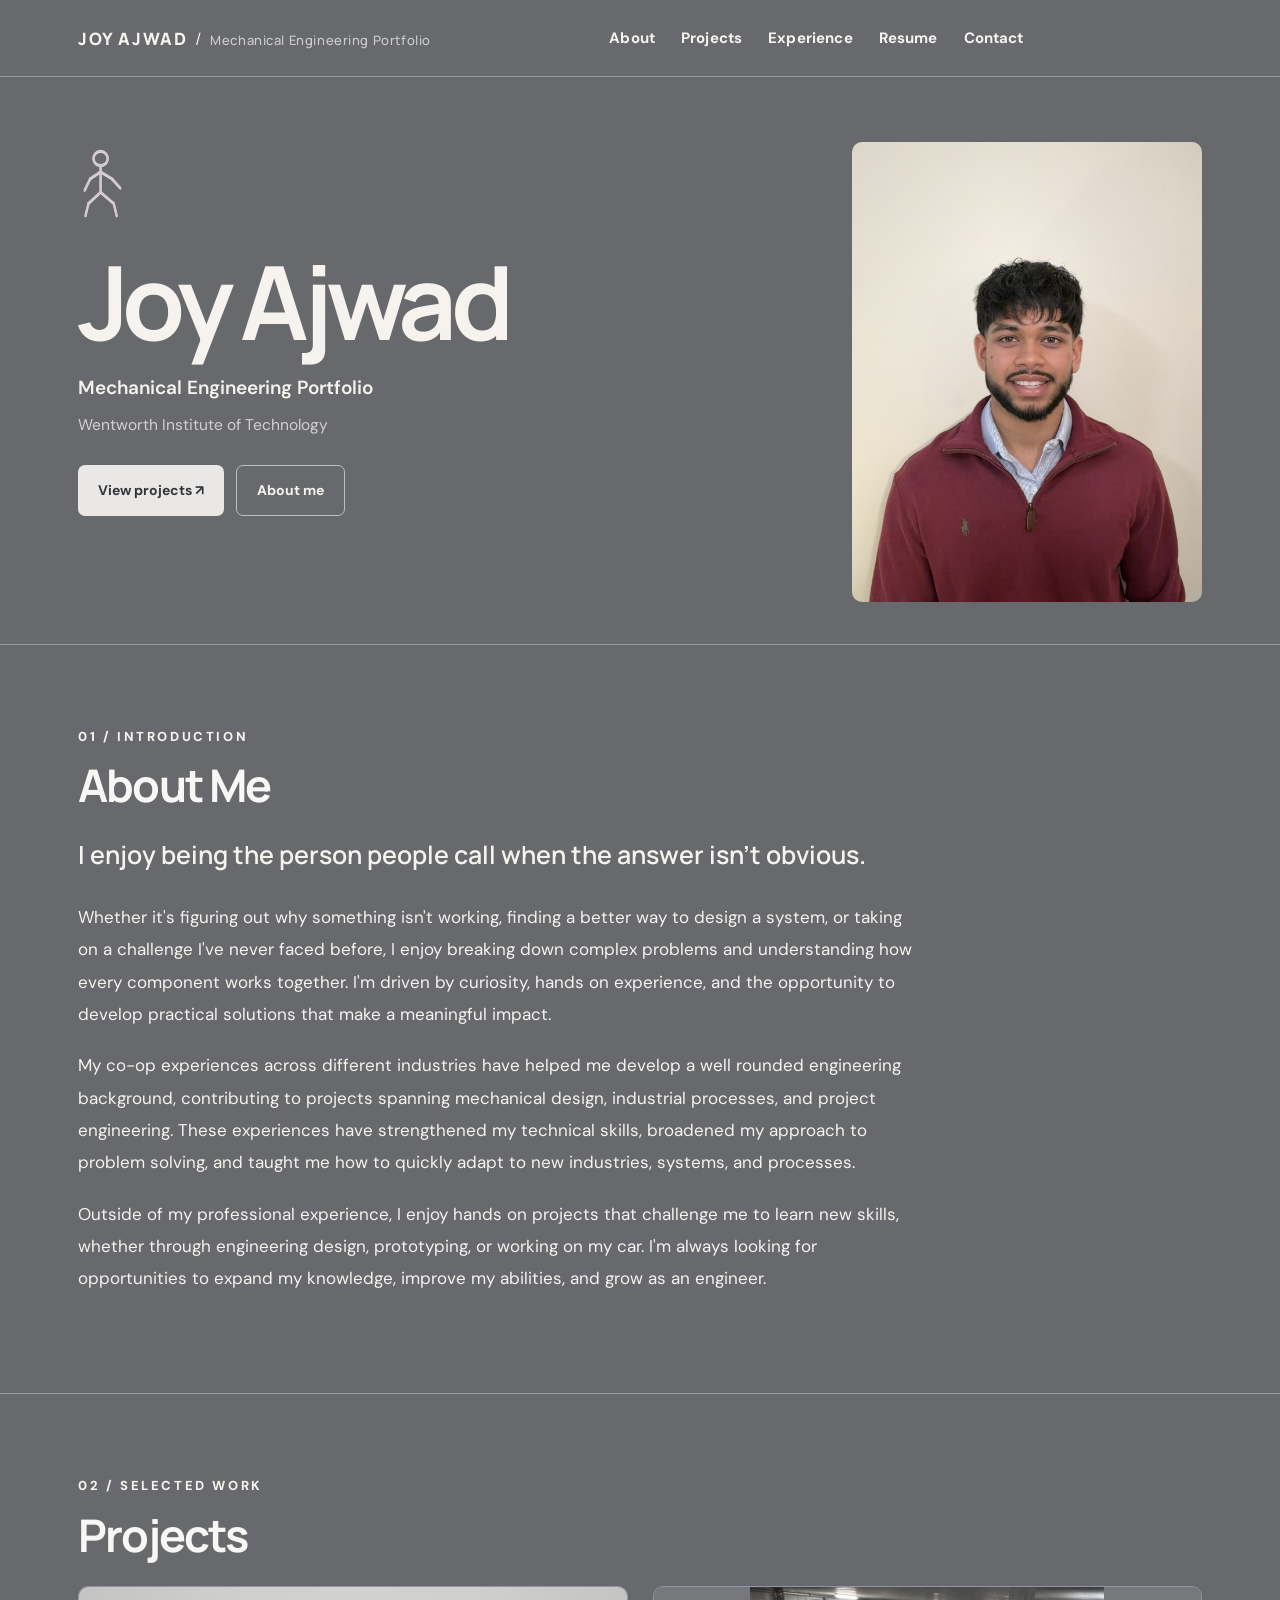
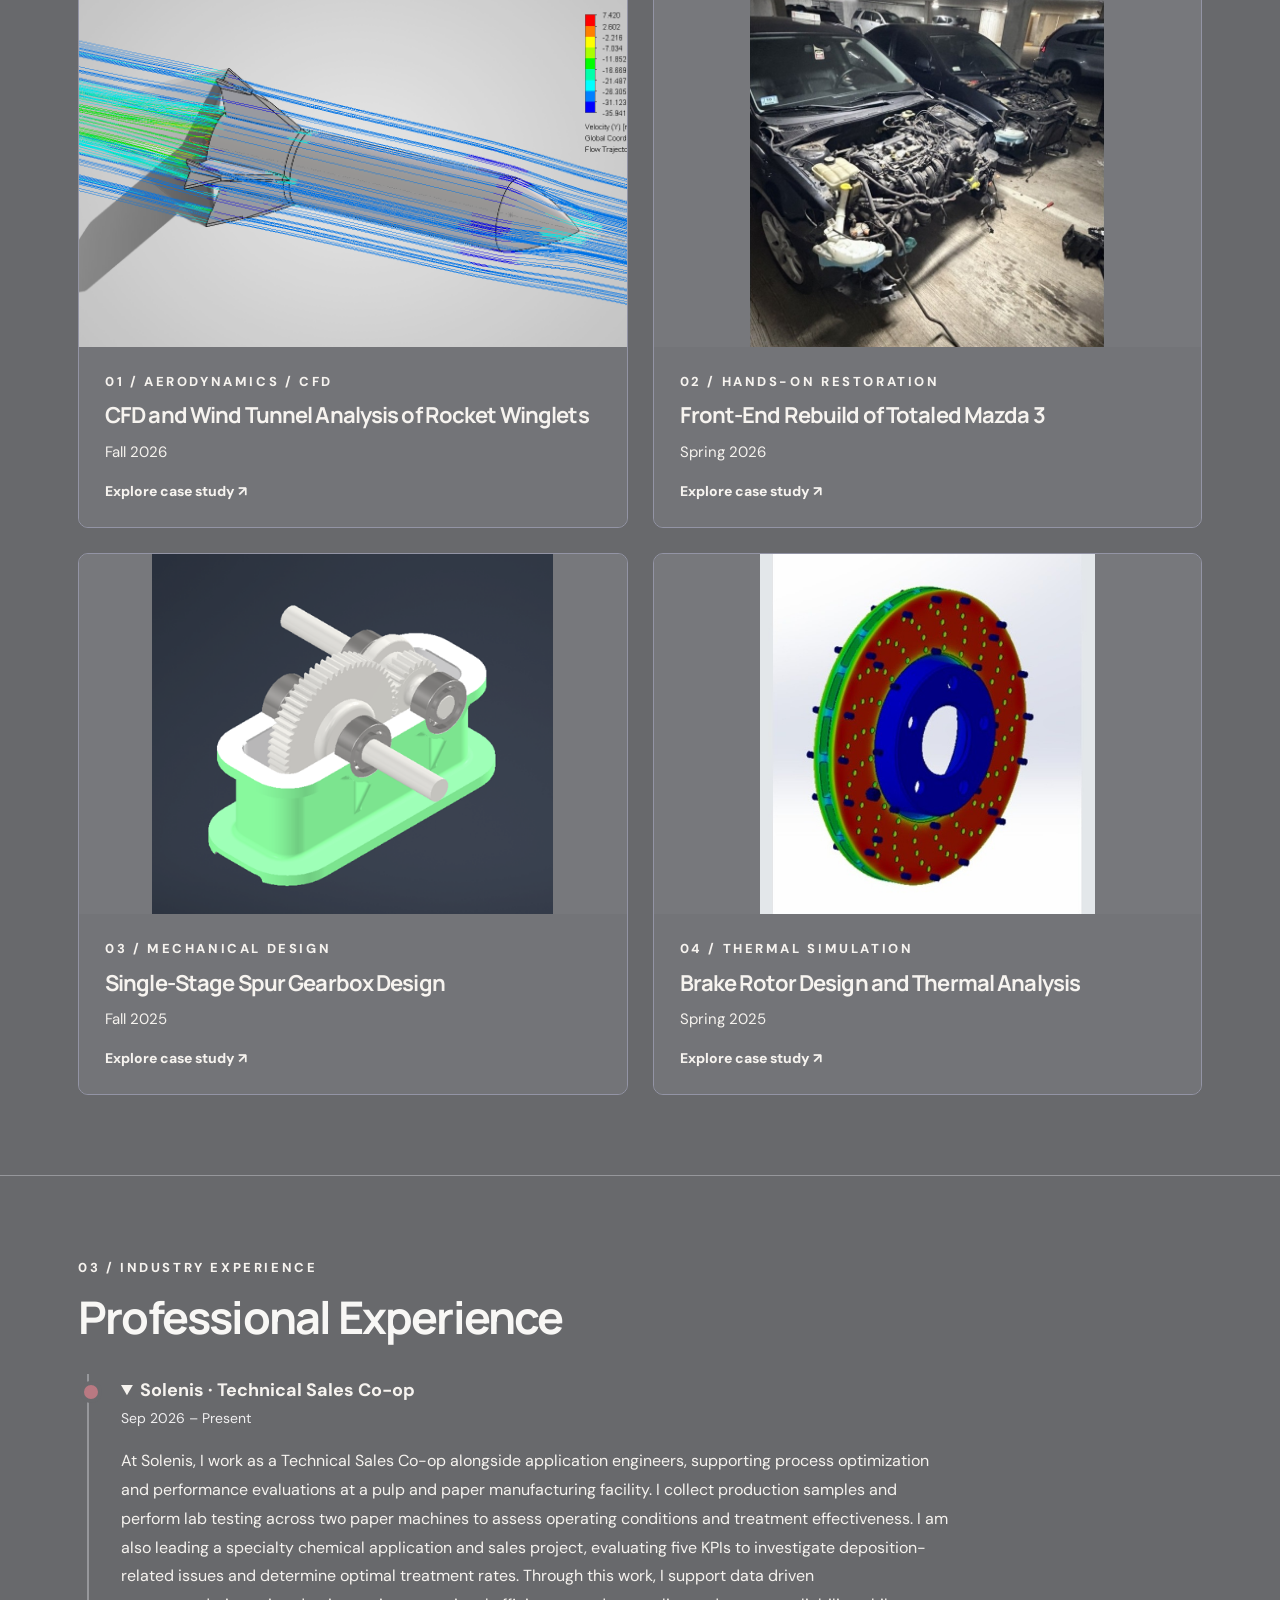
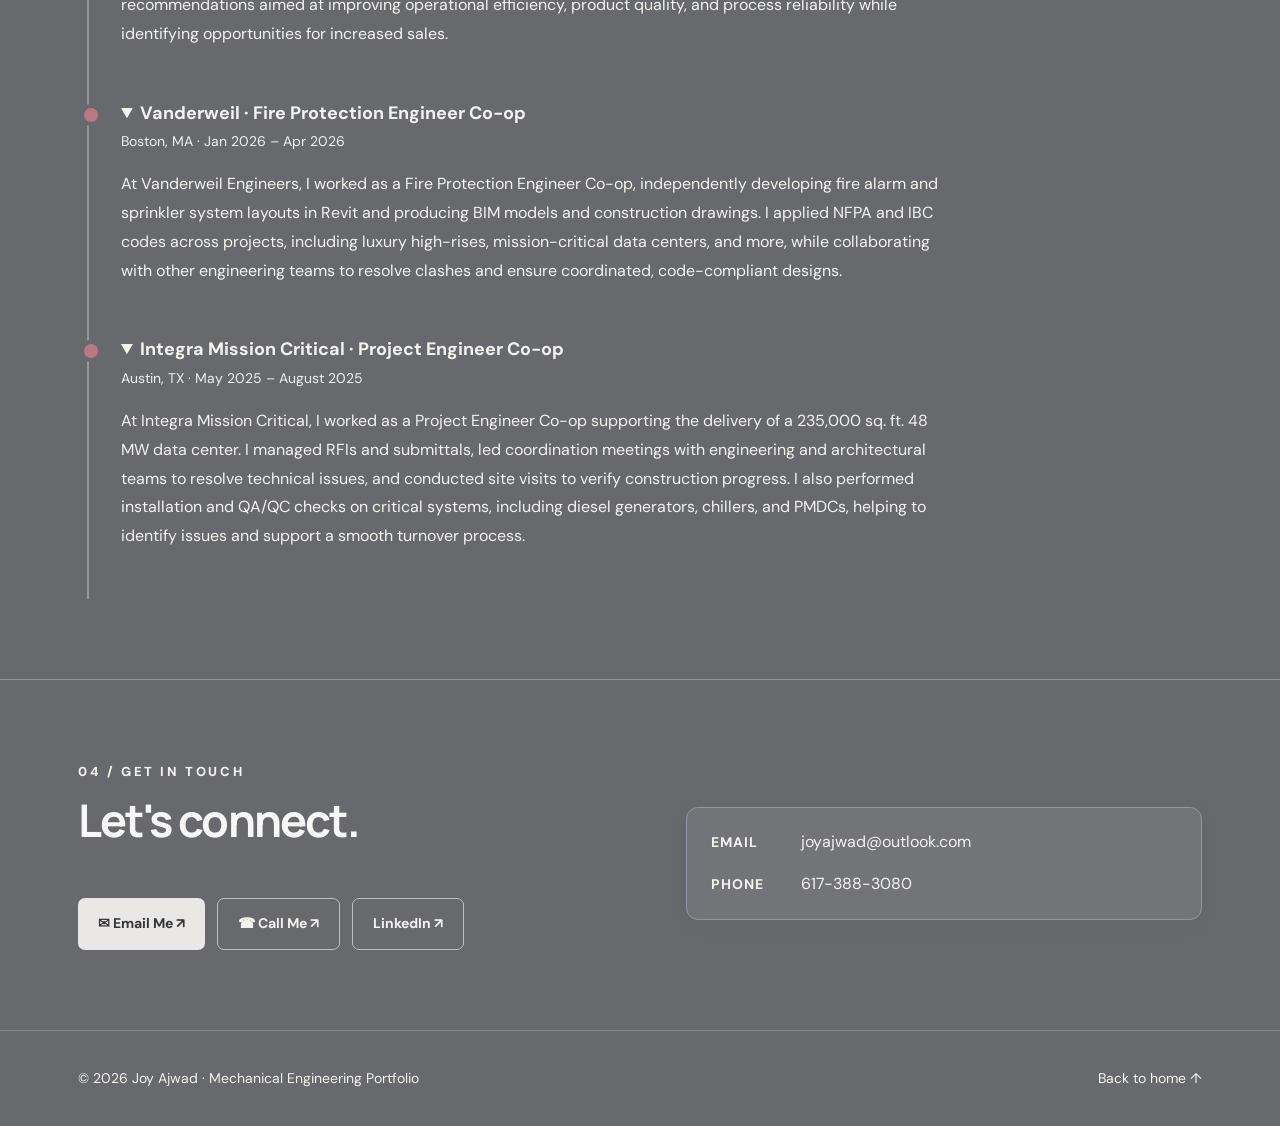
<file: index.html>
<!DOCTYPE html>

<html lang="en"><head><meta charset="utf-8"/><meta content="width=device-width, initial-scale=1" name="viewport"/><meta content="Joy Ajwad mechanical engineering portfolio" name="description"/><title>Mechanical Engineering Portfolio | Joy Ajwad</title><link href="style.css" rel="stylesheet"/></head><body><header class="top"><div class="wrap navinner"><a class="brand" href="index.html">JOY AJWAD<span class="brand-slash"> / </span><span class="brand-descriptor">Mechanical Engineering Portfolio</span></a><nav class="navlinks" id="nav"><a href="index.html#about">About</a><a href="index.html#projects">Projects</a><a href="index.html#experience">Experience</a><a href="resume.html">Resume</a><a href="index.html#contact">Contact</a></nav><div style="display:flex;gap:8px"><button aria-controls="nav" aria-expanded="false" aria-label="Menu" class="iconbtn menu">☰</button></div></div></header><main><div class="wrap hero"><div class="hero-copy"><h1>Joy Ajwad</h1><p class="lead hero-subtitle">Mechanical Engineering Portfolio<span class="hero-school">Wentworth Institute of Technology</span></p><div class="actions"><a class="btn" href="#projects">View projects ↗</a><a class="btn outline" href="#about">About me</a></div></div><div class="heroimage"><img alt="Portrait of Joy Ajwad" src="assets/portrait-cover.jpg"/></div></div><section class="section" id="about"><div class="wrap"><div class="eyebrow">01 / Introduction</div><h2>About Me</h2><div class="prose"><p class="about-opening">I enjoy being the person people call when the answer isn't obvious.</p><p>Whether it's figuring out why something isn't working, finding a better way to design a system, or taking on a challenge I've never faced before, I enjoy breaking down complex problems and understanding how every component works together. I'm driven by curiosity, hands on experience, and the opportunity to develop practical solutions that make a meaningful impact.</p><p>My co-op experiences across different industries have helped me develop a well rounded engineering background, contributing to projects spanning mechanical design, industrial processes, and project engineering. These experiences have strengthened my technical skills, broadened my approach to problem solving, and taught me how to quickly adapt to new industries, systems, and processes.</p><p>Outside of my professional experience, I enjoy hands on projects that challenge me to learn new skills, whether through engineering design, prototyping, or working on my car. I'm always looking for opportunities to expand my knowledge, improve my abilities, and grow as an engineer.</p></div></div></section><section class="section" id="projects"><div class="wrap"><div class="eyebrow">02 / Selected work</div><h2>Projects</h2><div class="grid"><a class="projectcard reveal" href="projects/rocket.html"><div class="project-cover"><img alt="CFD and Wind Tunnel Analysis of Rocket Winglets project cover" src="assets/rocket-cover.jpg"/></div><div class="projectbody"><div class="eyebrow">01 / Aerodynamics / CFD</div><h3>CFD and Wind Tunnel Analysis of Rocket Winglets</h3><p>Fall 2026</p><span class="link">Explore case study ↗</span></div></a><a class="projectcard reveal" href="projects/mazda.html"><div class="project-cover"><img alt="Front-End Rebuild of Totaled Mazda 3 project cover" src="assets/mazda-cover.jpg"/></div><div class="projectbody"><div class="eyebrow">02 / Hands-on restoration</div><h3>Front-End Rebuild of Totaled Mazda 3</h3><p>Spring 2026</p><span class="link">Explore case study ↗</span></div></a><a class="projectcard reveal" href="projects/gearbox.html"><div class="project-cover"><img alt="Single-Stage Spur Gearbox Design project cover" src="assets/gearbox-cover.png"/></div><div class="projectbody"><div class="eyebrow">03 / Mechanical design</div><h3>Single-Stage Spur Gearbox Design</h3><p>Fall 2025</p><span class="link">Explore case study ↗</span></div></a><a class="projectcard reveal" href="projects/rotor.html"><div class="project-cover"><img alt="Brake Rotor Design and Thermal Analysis project cover" src="assets/rotor-cover.jpg"/></div><div class="projectbody"><div class="eyebrow">04 / Thermal simulation</div><h3>Brake Rotor Design and Thermal Analysis</h3><p>Spring 2025</p><span class="link">Explore case study ↗</span></div></a></div></div></section><section class="section" id="experience"><div class="wrap"><div class="eyebrow">03 / Industry experience</div><h2>Professional Experience</h2><div class="timeline"><div class="job reveal"><details open=""><summary>Solenis · Technical Sales Co-op</summary><small>Sep 2026 – Present</small><p>At Solenis, I work as a Technical Sales Co-op alongside application engineers, supporting process optimization and performance evaluations at a pulp and paper manufacturing facility. I collect production samples and perform lab testing across two paper machines to assess operating conditions and treatment effectiveness. I am also leading a specialty chemical application and sales project, evaluating five KPIs to investigate deposition-related issues and determine optimal treatment rates. Through this work, I support data driven recommendations aimed at improving operational efficiency, product quality, and process reliability while identifying opportunities for increased sales.</p></details></div><div class="job reveal"><details open=""><summary>Vanderweil · Fire Protection Engineer Co-op</summary><small>Boston, MA · Jan 2026 – Apr 2026</small><p>At Vanderweil Engineers, I worked as a Fire Protection Engineer Co-op, independently developing fire alarm and sprinkler system layouts in Revit and producing BIM models and construction drawings. I applied NFPA and IBC codes across projects, including luxury high-rises, mission-critical data centers, and more, while collaborating with other engineering teams to resolve clashes and ensure coordinated, code-compliant designs.</p></details></div><div class="job reveal"><details open=""><summary>Integra Mission Critical · Project Engineer Co-op</summary><small>Austin, TX · May 2025 – August 2025</small><p>At Integra Mission Critical, I worked as a Project Engineer Co-op supporting the delivery of a 235,000 sq. ft. 48 MW data center. I managed RFIs and submittals, led coordination meetings with engineering and architectural teams to resolve technical issues, and conducted site visits to verify construction progress. I also performed installation and QA/QC checks on critical systems, including diesel generators, chillers, and PMDCs, helping to identify issues and support a smooth turnover process.</p></details></div></div></div></section><section class="section" id="contact"><div class="wrap"><div class="eyebrow">04 / Get in touch</div><h2>Let's connect.</h2><div class="actions"><a class="btn" href="mailto:joyajwad@outlook.com">✉ Email Me ↗</a><a class="btn outline" href="tel:+16173883080">☎ Call Me ↗</a><a class="btn outline" href="https://www.linkedin.com/in/joy-ajwad" rel="noopener noreferrer" target="_blank">LinkedIn ↗</a></div><div aria-label="Contact information" class="contact-details" id="contact-details"><div class="contact-detail-row"><span class="contact-detail-label">Email</span><a href="mailto:joyajwad@outlook.com">joyajwad@outlook.com</a></div><div class="contact-detail-row"><span class="contact-detail-label">Phone</span><a href="tel:+16173883080">617-388-3080</a></div></div></div></section></main><footer class="footer"><div class="wrap footinner"><span>© 2026 Joy Ajwad · Mechanical Engineering Portfolio</span><a href="index.html">Back to home ↑</a></div></footer><div aria-label="Image viewer" class="lightbox" role="dialog"><button aria-label="Close image viewer">×</button><img alt="Enlarged portfolio image"/></div><div aria-label="Animated tiny engineer; click to make him jump" class="margin-engineer" id="margin-engineer" role="button" tabindex="0"><svg aria-hidden="true" viewbox="0 0 130 132"><g id="scene-props"></g><g fill="none" id="tiny-figure" stroke="#24384c" stroke-linecap="round" stroke-linejoin="round" stroke-width="2.6"><circle class="head" cx="25" cy="43" r="7"></circle><path class="torso" d="M25 50 L25 76"></path><path class="upper-left" d="M25 56 L16 65"></path><path class="fore-left" d="M16 65 L11 72"></path><path class="upper-right" d="M25 56 L35 62"></path><path class="fore-right" d="M35 62 L40 57"></path><path class="thigh-left" d="M25 76 L17 87"></path><path class="shin-left" d="M17 87 L13 99"></path><path class="thigh-right" d="M25 76 L34 87"></path><path class="shin-right" d="M34 87 L39 99"></path></g></svg></div><script defer="True" src="script.js"></script></body></html>
</file>
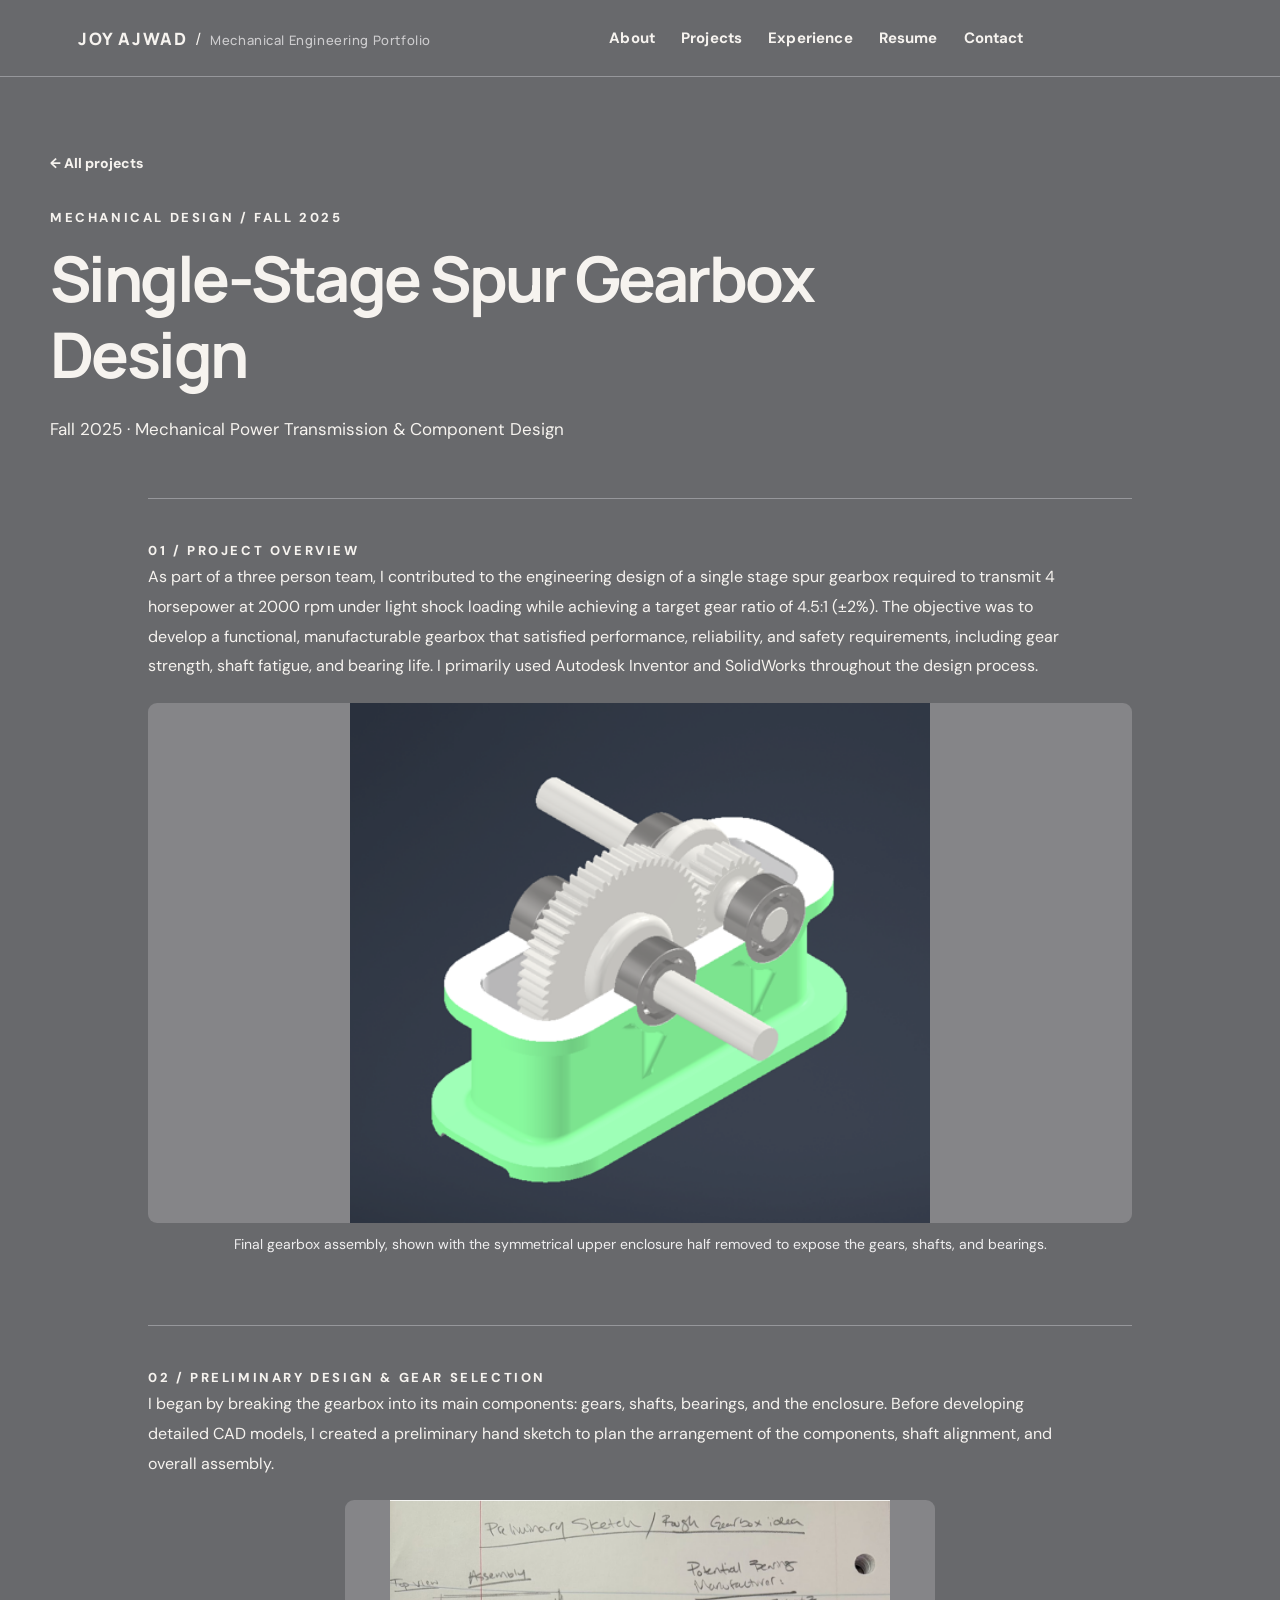
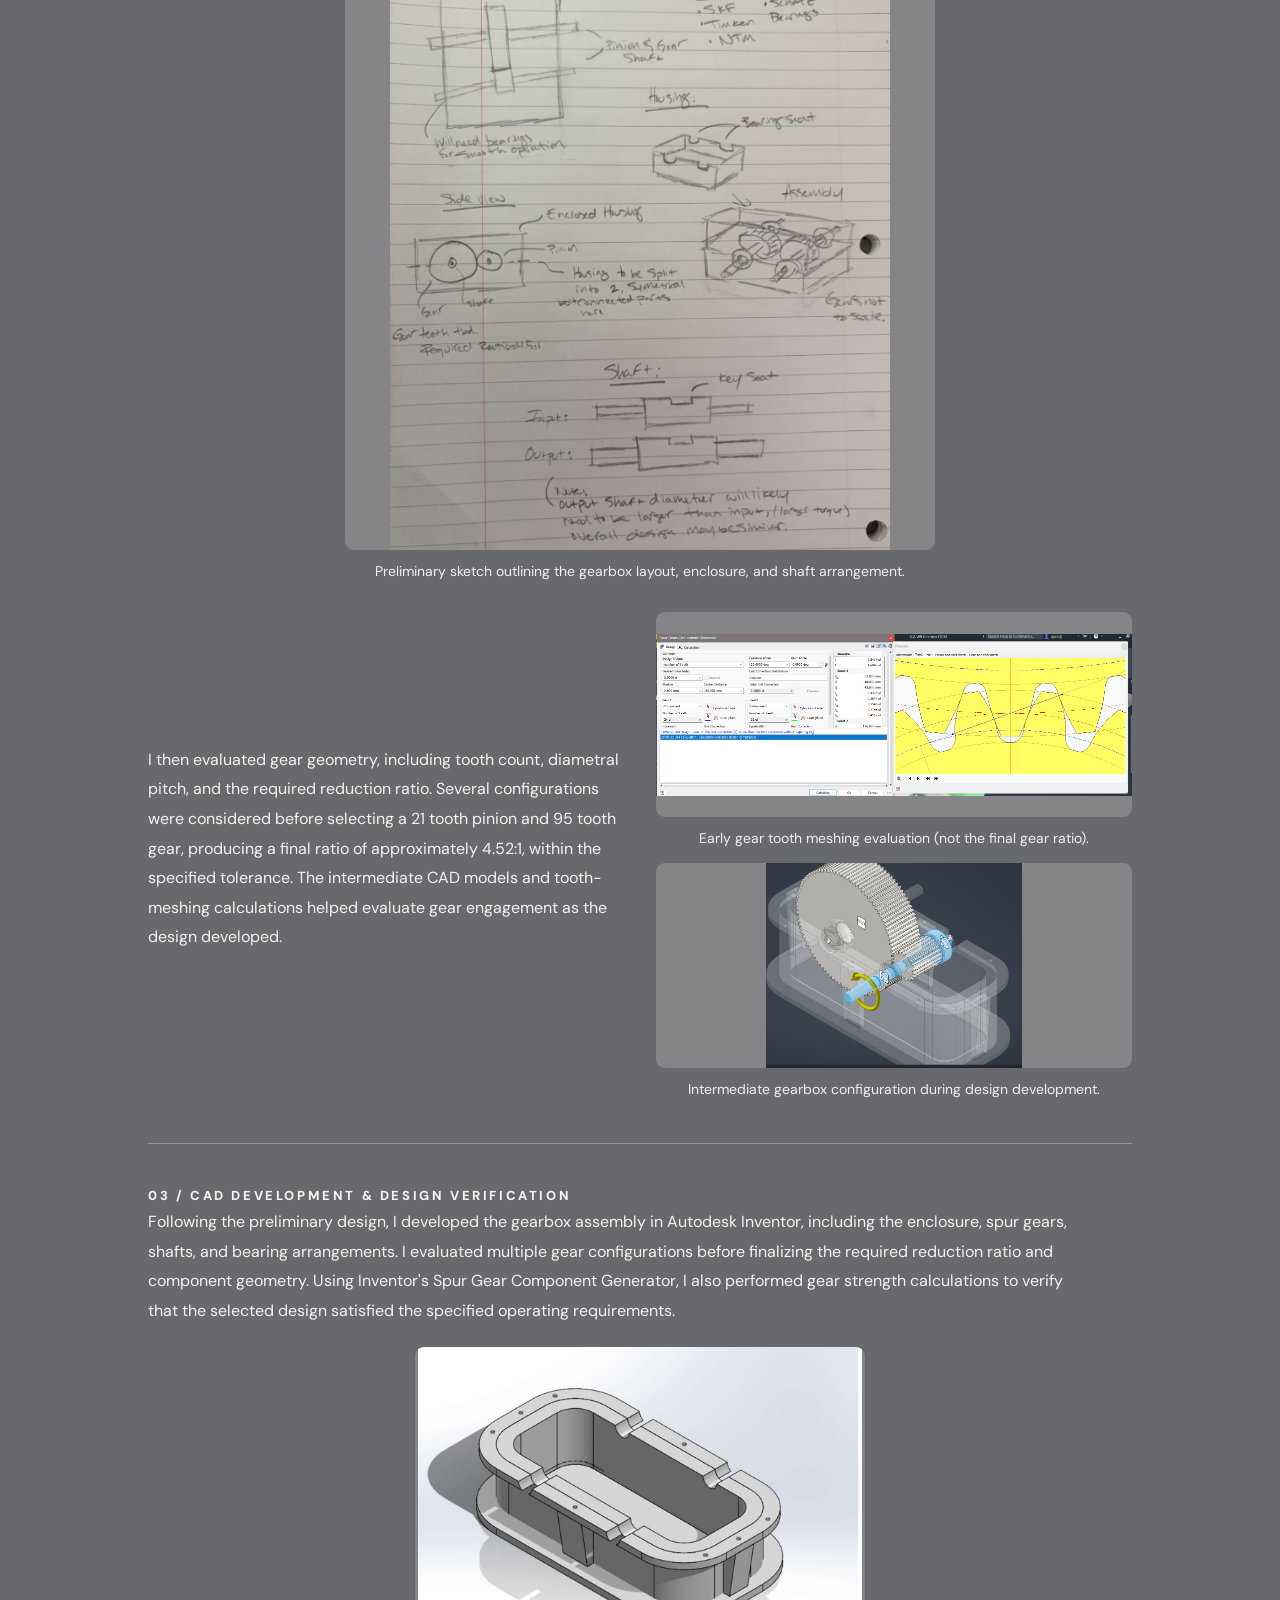
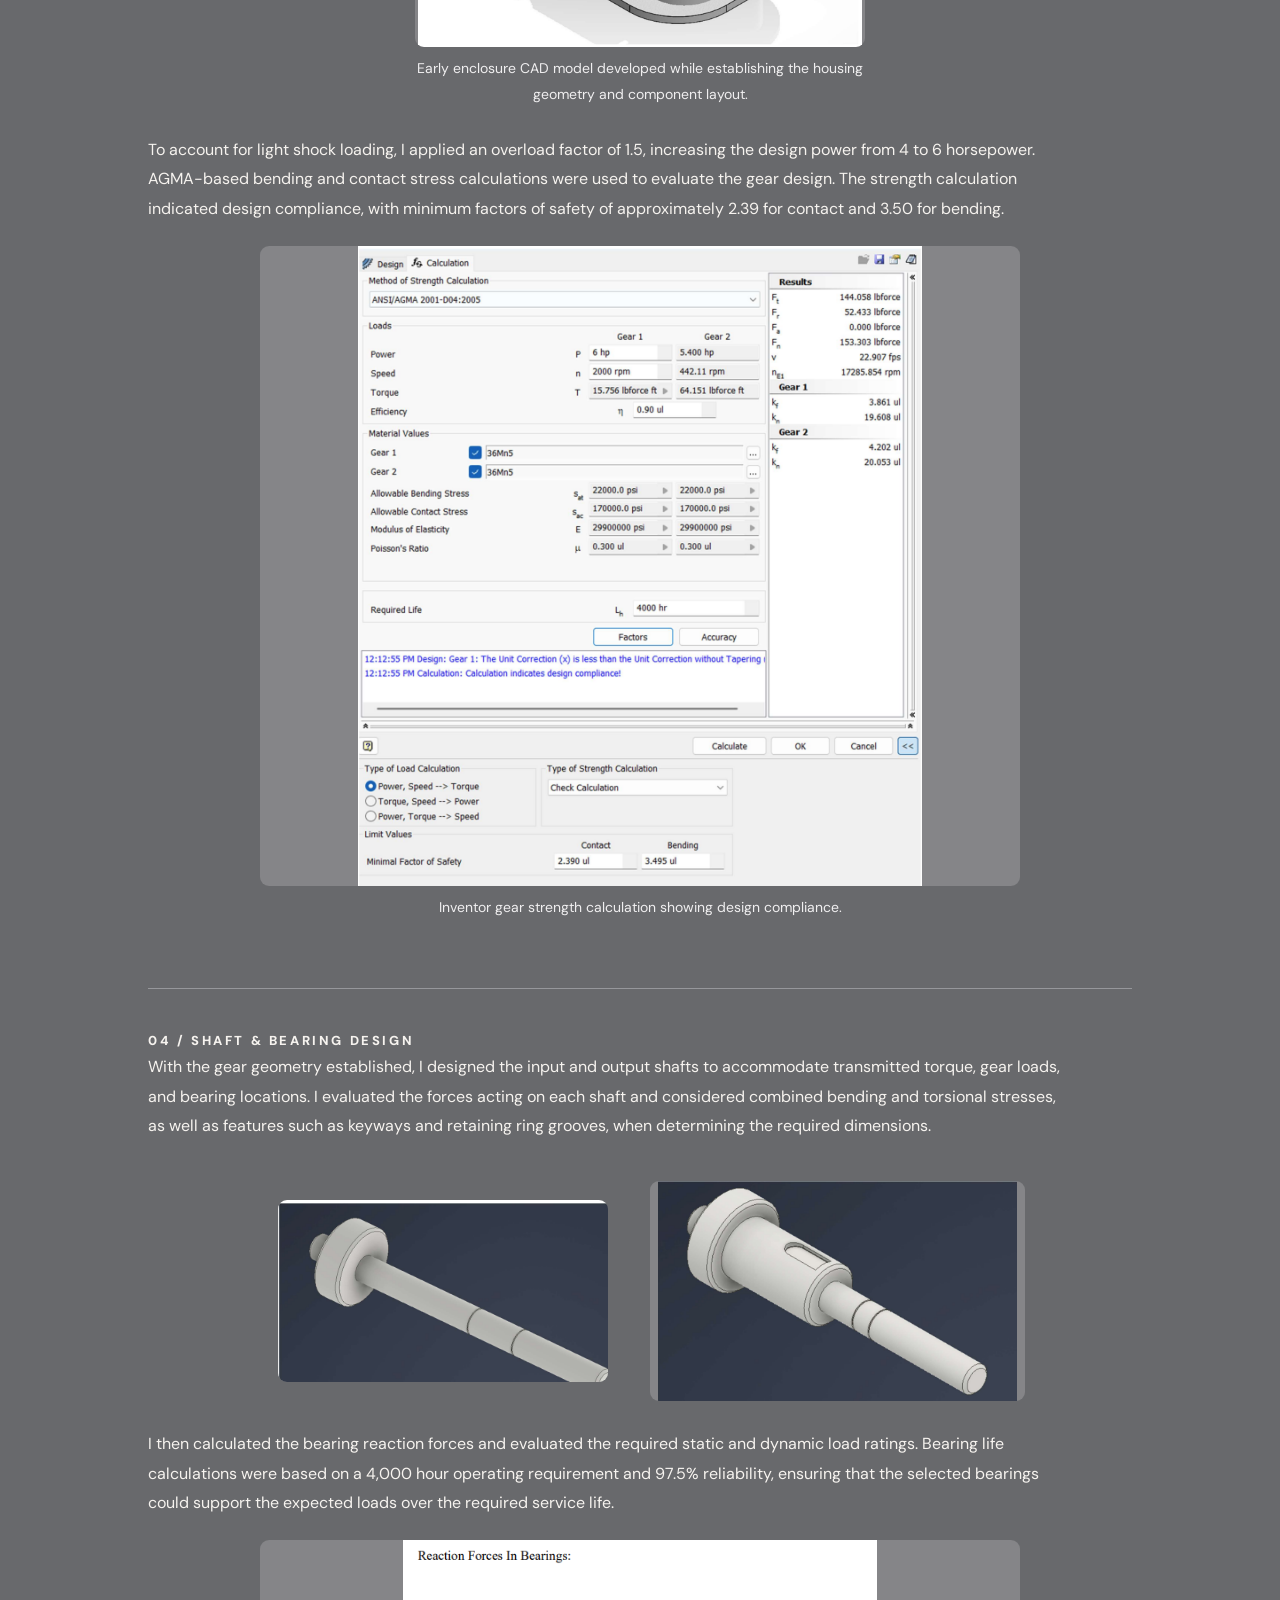
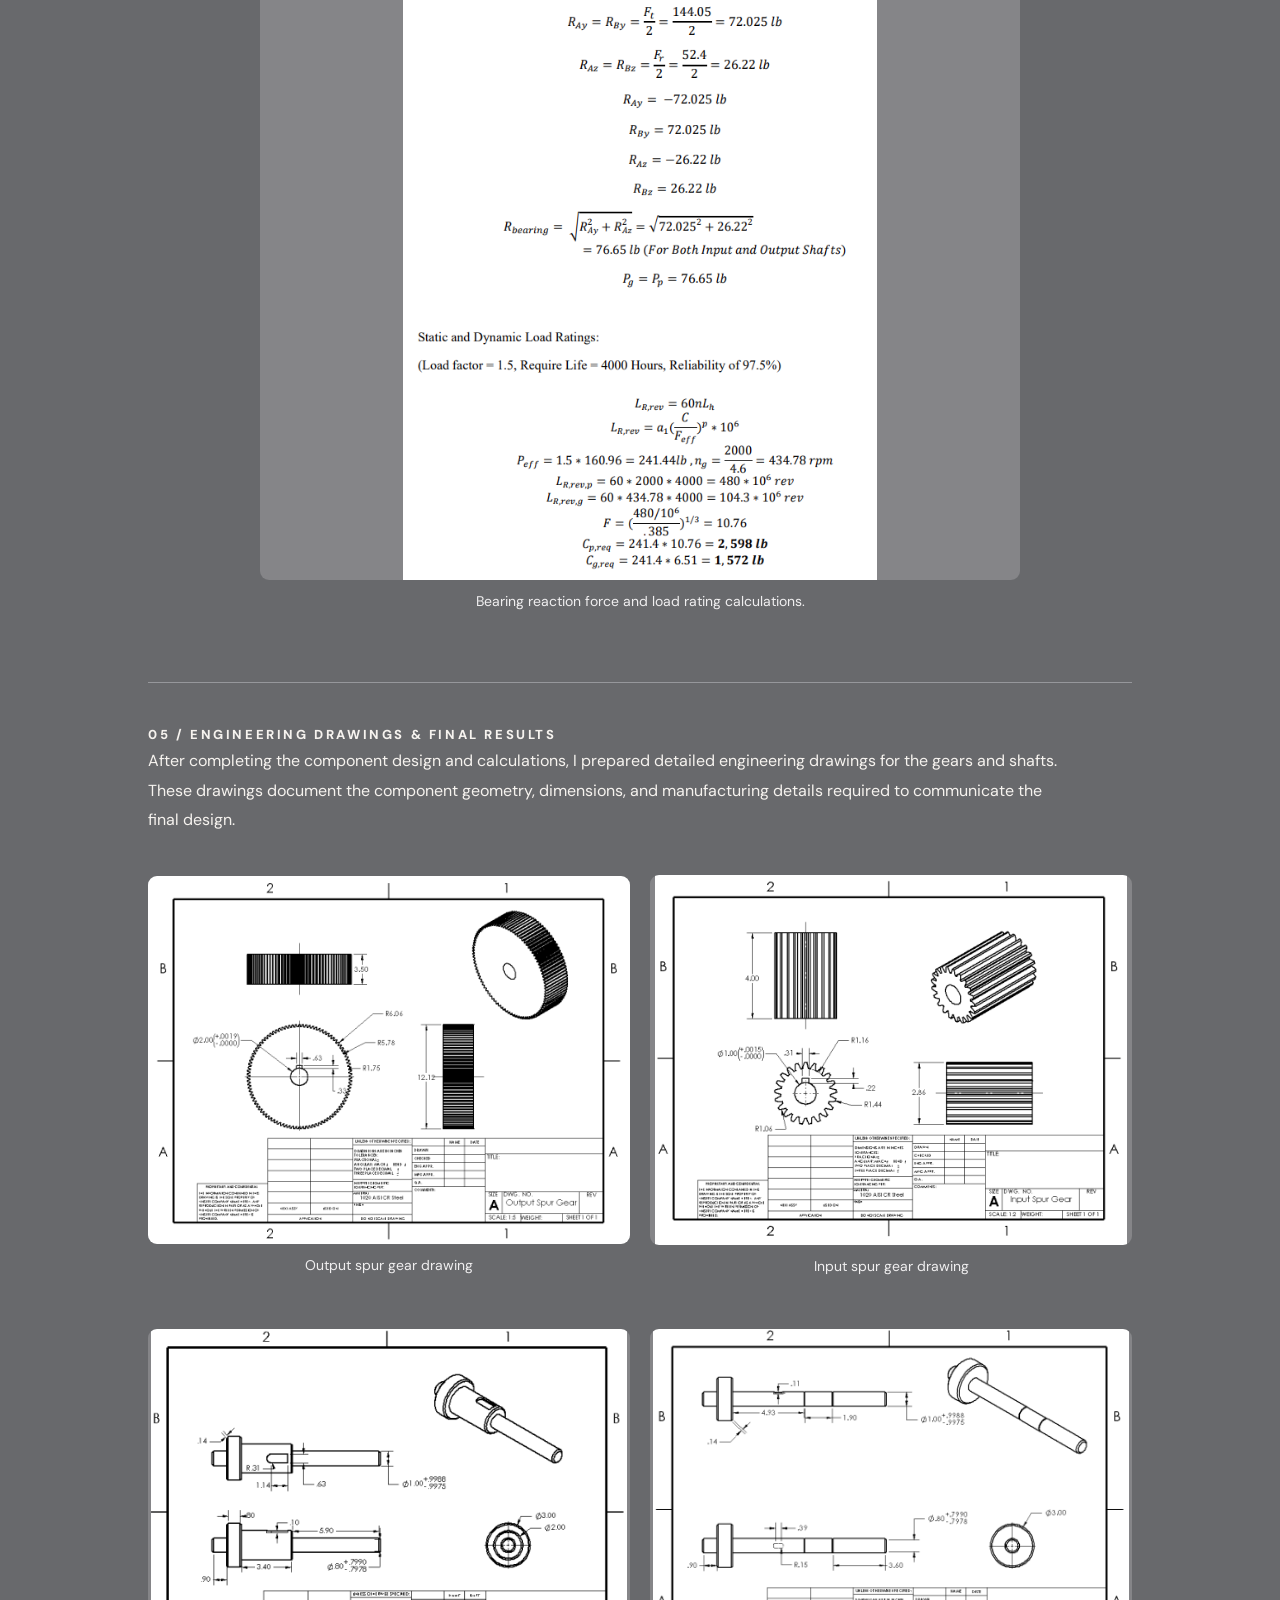
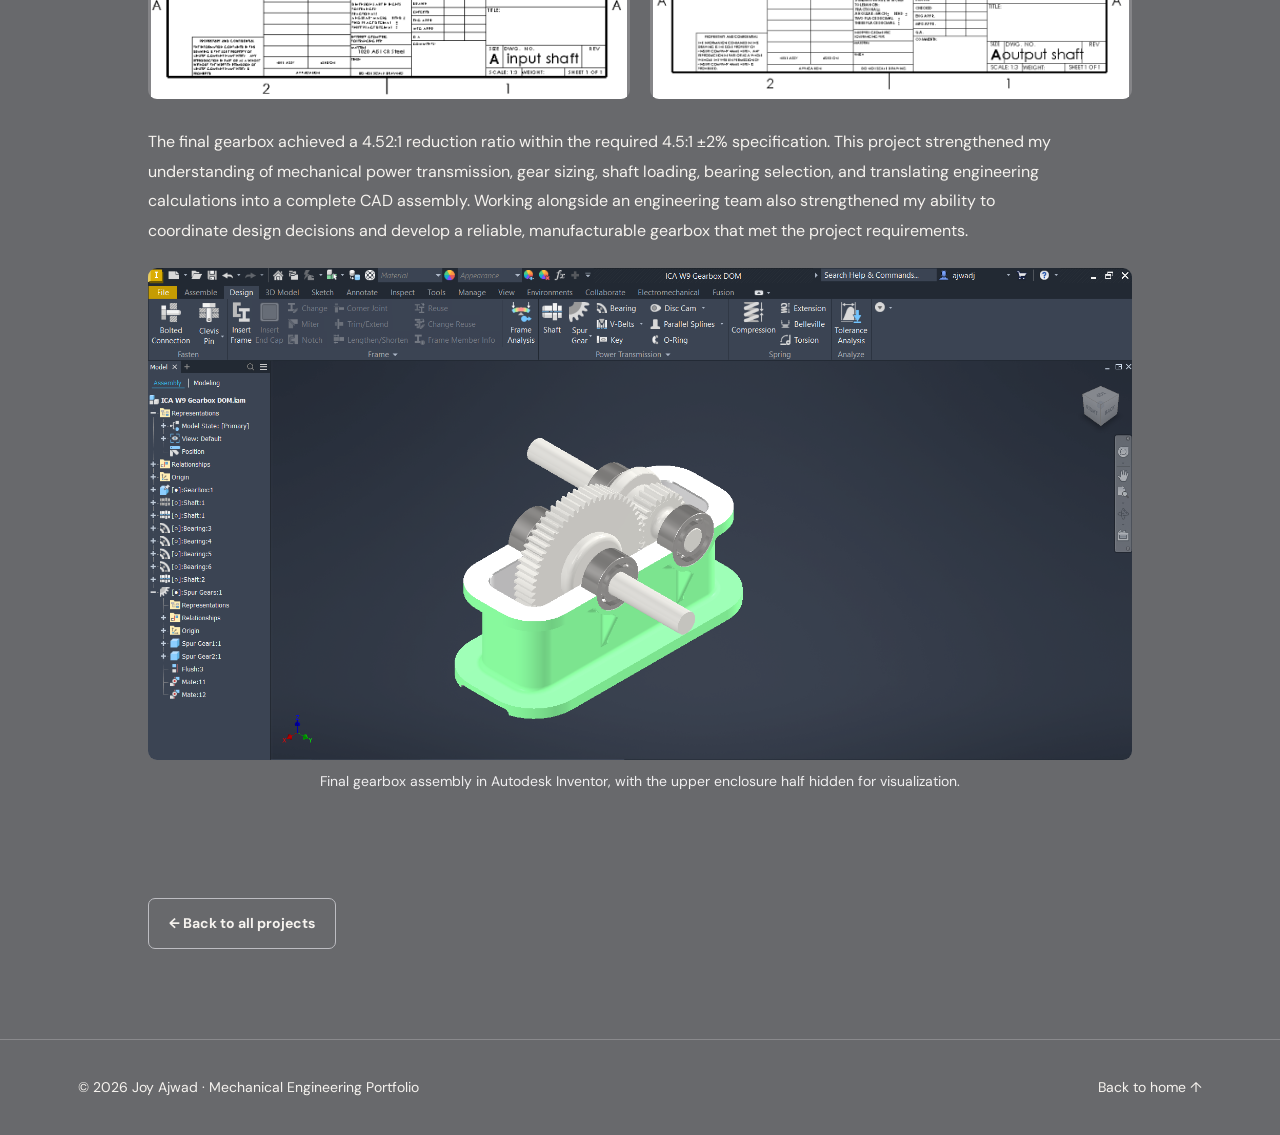
<file: gearbox.html>
<!DOCTYPE html>

<html lang="en"><head><meta charset="utf-8"/><meta content="width=device-width, initial-scale=1" name="viewport"/><meta content="Joy Ajwad mechanical engineering portfolio" name="description"/><title>Single Stage Spur Gearbox Design | Joy Ajwad</title><link href="../style.css" rel="stylesheet"/></head><body><header class="top"><div class="wrap navinner"><a class="brand" href="../index.html">JOY AJWAD<span class="brand-slash"> / </span><span class="brand-descriptor">Mechanical Engineering Portfolio</span></a><nav class="navlinks" id="nav"><a href="../index.html#about">About</a><a href="../index.html#projects">Projects</a><a href="../index.html#experience">Experience</a><a href="../resume.html">Resume</a><a href="../index.html#contact">Contact</a></nav><div style="display:flex;gap:8px"><button aria-controls="nav" aria-expanded="false" aria-label="Menu" class="iconbtn menu">☰</button></div></div></header><main><div class="wrap detailhero"><a class="link" href="../index.html#projects">← All projects</a><div class="eyebrow" style="margin-top:28px">Mechanical design / Fall 2025</div><h1>Single-Stage Spur Gearbox Design</h1><p class="lead">Fall 2025 · Mechanical Power Transmission &amp; Component Design</p></div>
<section class="wrap gearbox-content">
<div class="storysection reveal"><div class="eyebrow">01 / Project Overview</div><p>As part of a three person team, I contributed to the engineering design of a single stage spur gearbox required to transmit 4 horsepower at 2000 rpm under light shock loading while achieving a target gear ratio of 4.5:1 (±2%). The objective was to develop a functional, manufacturable gearbox that satisfied performance, reliability, and safety requirements, including gear strength, shaft fatigue, and bearing life. I primarily used Autodesk Inventor and SolidWorks throughout the design process.</p><figure class="gearbox-hero"><img alt="Final spur gearbox CAD assembly with upper enclosure half removed" data-zoom="../assets/gearbox-04.png" src="../assets/gearbox-04.png"/><figcaption>Final gearbox assembly, shown with the symmetrical upper enclosure half removed to expose the gears, shafts, and bearings.</figcaption></figure></div>
<div class="storysection reveal"><div class="eyebrow">02 / Preliminary Design &amp; Gear Selection</div><p>I began by breaking the gearbox into its main components: gears, shafts, bearings, and the enclosure. Before developing detailed CAD models, I created a preliminary hand sketch to plan the arrangement of the components, shaft alignment, and overall assembly.</p><figure class="gearbox-sketch"><img alt="Handwritten preliminary gearbox concept and assembly sketches" data-zoom="../assets/gearbox-14.png" src="../assets/gearbox-14.png"/><figcaption>Preliminary sketch outlining the gearbox layout, enclosure, and shaft arrangement.</figcaption></figure><div class="gearbox-gear-layout"><div class="gearbox-gear-copy"><p>I then evaluated gear geometry, including tooth count, diametral pitch, and the required reduction ratio. Several configurations were considered before selecting a 21 tooth pinion and 95 tooth gear, producing a final ratio of approximately 4.52:1, within the specified tolerance. The intermediate CAD models and tooth-meshing calculations helped evaluate gear engagement as the design developed.</p></div><div class="gearbox-gear-stack"><figure><img alt="Early Inventor gear tooth meshing calculation" data-zoom="../assets/gearbox-02.png" src="../assets/gearbox-02.png"/><figcaption>Early gear tooth meshing evaluation (not the final gear ratio).</figcaption></figure><figure><img alt="Intermediate gearbox CAD model with translucent enclosure" data-zoom="../assets/gearbox-03.png" src="../assets/gearbox-03.png"/><figcaption>Intermediate gearbox configuration during design development.</figcaption></figure></div></div></div>
<div class="storysection reveal"><div class="eyebrow">03 / CAD Development &amp; Design Verification</div><p>Following the preliminary design, I developed the gearbox assembly in Autodesk Inventor, including the enclosure, spur gears, shafts, and bearing arrangements. I evaluated multiple gear configurations before finalizing the required reduction ratio and component geometry. Using Inventor's Spur Gear Component Generator, I also performed gear strength calculations to verify that the selected design satisfied the specified operating requirements.</p><figure class="gearbox-enclosure"><img alt="Initial gearbox enclosure CAD design" data-zoom="../assets/gearbox-13.png" src="../assets/gearbox-13.png"/><figcaption>Early enclosure CAD model developed while establishing the housing geometry and component layout.</figcaption></figure><p>To account for light shock loading, I applied an overload factor of 1.5, increasing the design power from 4 to 6 horsepower. AGMA-based bending and contact stress calculations were used to evaluate the gear design. The strength calculation indicated design compliance, with minimum factors of safety of approximately 2.39 for contact and 3.50 for bending.</p><figure class="gearbox-calculation"><img alt="Inventor gear strength verification showing design compliance and safety factors" data-zoom="../assets/gearbox-06.png" src="../assets/gearbox-06.png"/><figcaption>Inventor gear strength calculation showing design compliance.</figcaption></figure></div>
<div class="storysection reveal"><div class="eyebrow">04 / Shaft &amp; Bearing Design</div><p>With the gear geometry established, I designed the input and output shafts to accommodate transmitted torque, gear loads, and bearing locations. I evaluated the forces acting on each shaft and considered combined bending and torsional stresses, as well as features such as keyways and retaining ring grooves, when determining the required dimensions.</p><div class="gearbox-pair gearbox-small"><figure><img alt="CAD model of gearbox shaft" class="gearbox-shaft-fit" data-zoom="../assets/gearbox-07.png" src="../assets/gearbox-07.png"/></figure><figure><img alt="CAD model of gearbox shaft with keyway" data-zoom="../assets/gearbox-08.png" src="../assets/gearbox-08.png"/></figure></div><p>I then calculated the bearing reaction forces and evaluated the required static and dynamic load ratings. Bearing life calculations were based on a 4,000 hour operating requirement and 97.5% reliability, ensuring that the selected bearings could support the expected loads over the required service life.</p><figure class="gearbox-calculation"><img alt="Hand calculations for bearing reactions and load ratings" data-zoom="../assets/gearbox-05.png" src="../assets/gearbox-05.png"/><figcaption>Bearing reaction force and load rating calculations.</figcaption></figure></div>
<div class="storysection reveal"><div class="eyebrow">05 / Engineering Drawings &amp; Final Results</div><p>After completing the component design and calculations, I prepared detailed engineering drawings for the gears and shafts. These drawings document the component geometry, dimensions, and manufacturing details required to communicate the final design.</p><div class="gearbox-pair"><figure><img alt="Output spur gear engineering drawing" data-zoom="../assets/gearbox-09.png" src="../assets/gearbox-09.png"/><figcaption>Output spur gear drawing</figcaption></figure><figure><img alt="Input spur gear engineering drawing" data-zoom="../assets/gearbox-10.png" src="../assets/gearbox-10.png"/><figcaption>Input spur gear drawing</figcaption></figure></div><div class="gearbox-pair gearbox-drawings-small"><figure><img alt="Shaft engineering drawing" data-zoom="../assets/gearbox-11.png" src="../assets/gearbox-11.png"/></figure><figure><img alt="Shaft engineering drawing" data-zoom="../assets/gearbox-12.png" src="../assets/gearbox-12.png"/></figure></div><p>The final gearbox achieved a 4.52:1 reduction ratio within the required 4.5:1 ±2% specification. This project strengthened my understanding of mechanical power transmission, gear sizing, shaft loading, bearing selection, and translating engineering calculations into a complete CAD assembly. Working alongside an engineering team also strengthened my ability to coordinate design decisions and develop a reliable, manufacturable gearbox that met the project requirements.</p><figure class="gearbox-final-cad"><img alt="Final gearbox assembly displayed in Autodesk Inventor interface" data-zoom="../assets/gearbox-01.png" src="../assets/gearbox-01.png"/><figcaption>Final gearbox assembly in Autodesk Inventor, with the upper enclosure half hidden for visualization.</figcaption></figure></div>
<a class="btn outline" href="../index.html#projects">← Back to all projects</a></section></main><footer class="footer"><div class="wrap footinner"><span>© 2026 Joy Ajwad · Mechanical Engineering Portfolio</span><a href="../index.html">Back to home ↑</a></div></footer><div aria-label="Image viewer" class="lightbox" role="dialog"><button aria-label="Close image viewer">×</button><img alt="Enlarged portfolio image"/></div><script src="../script.js"></script></body></html>
</file>
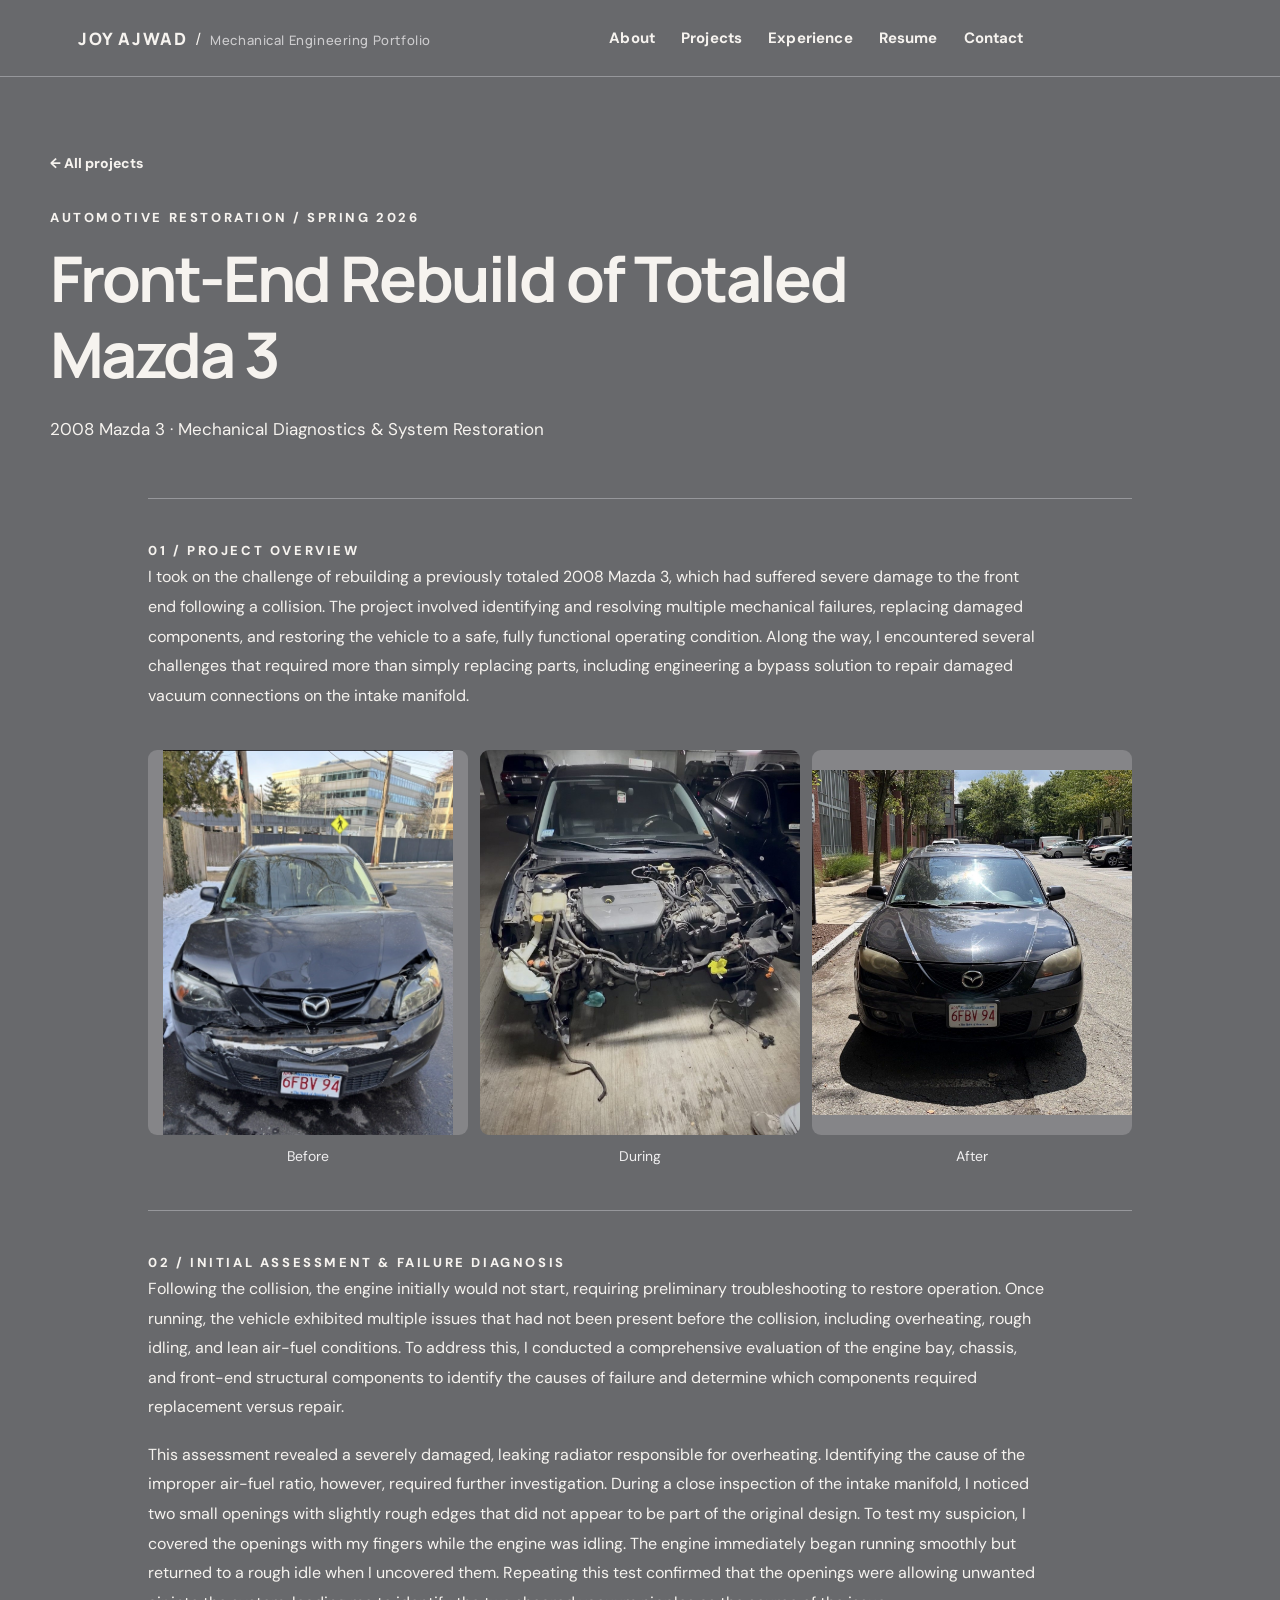
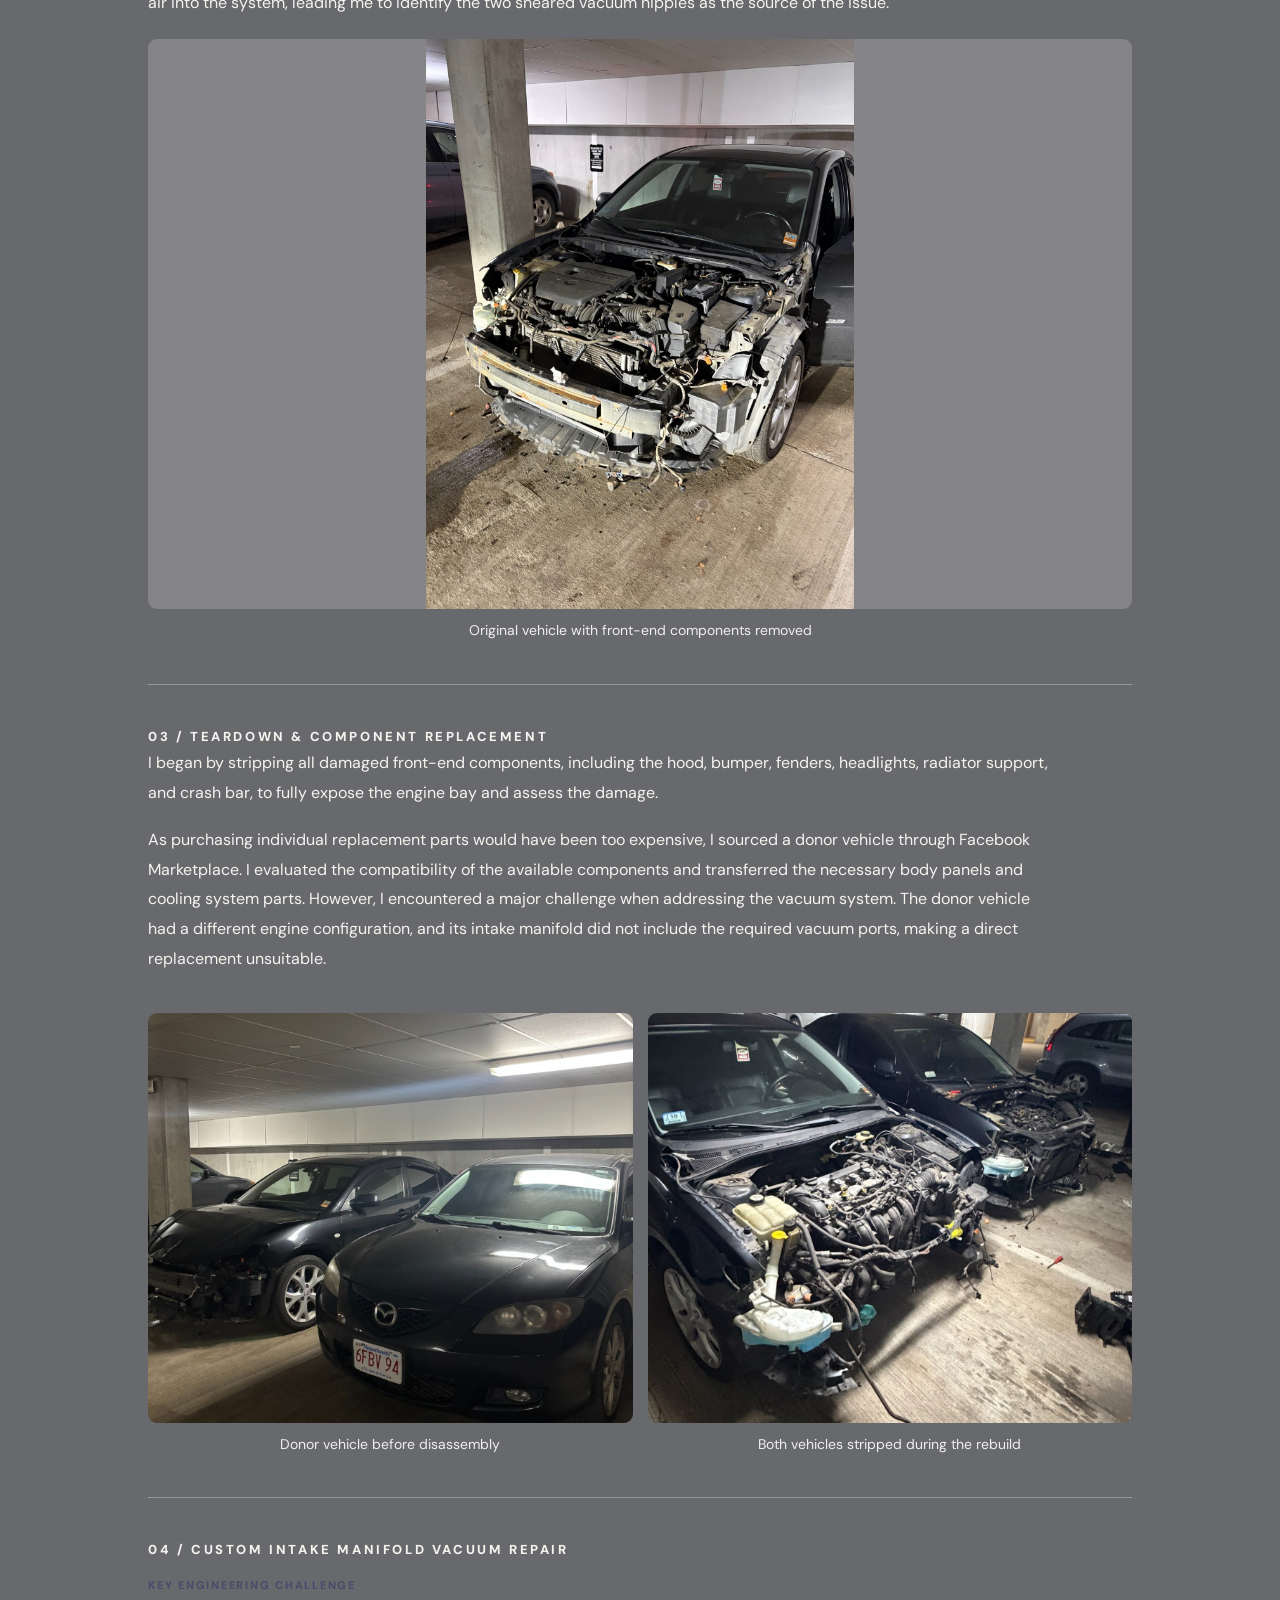
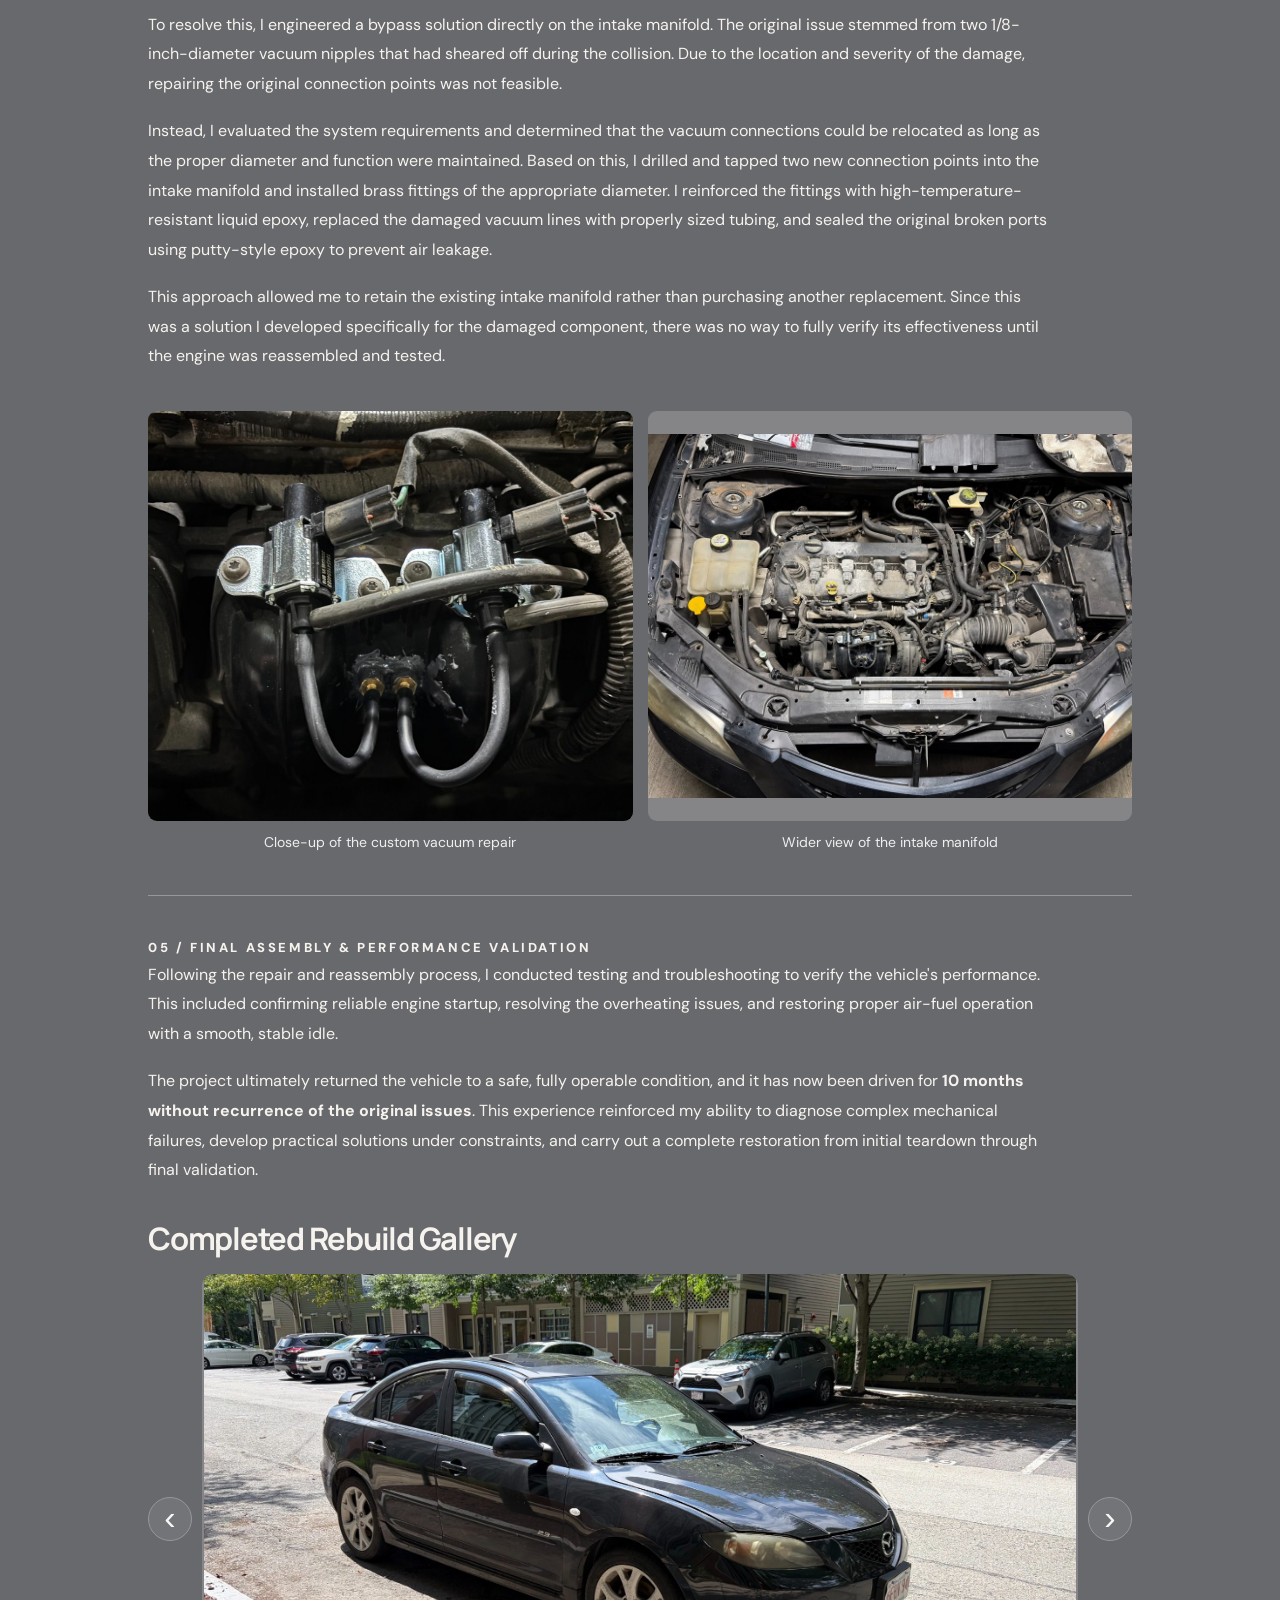
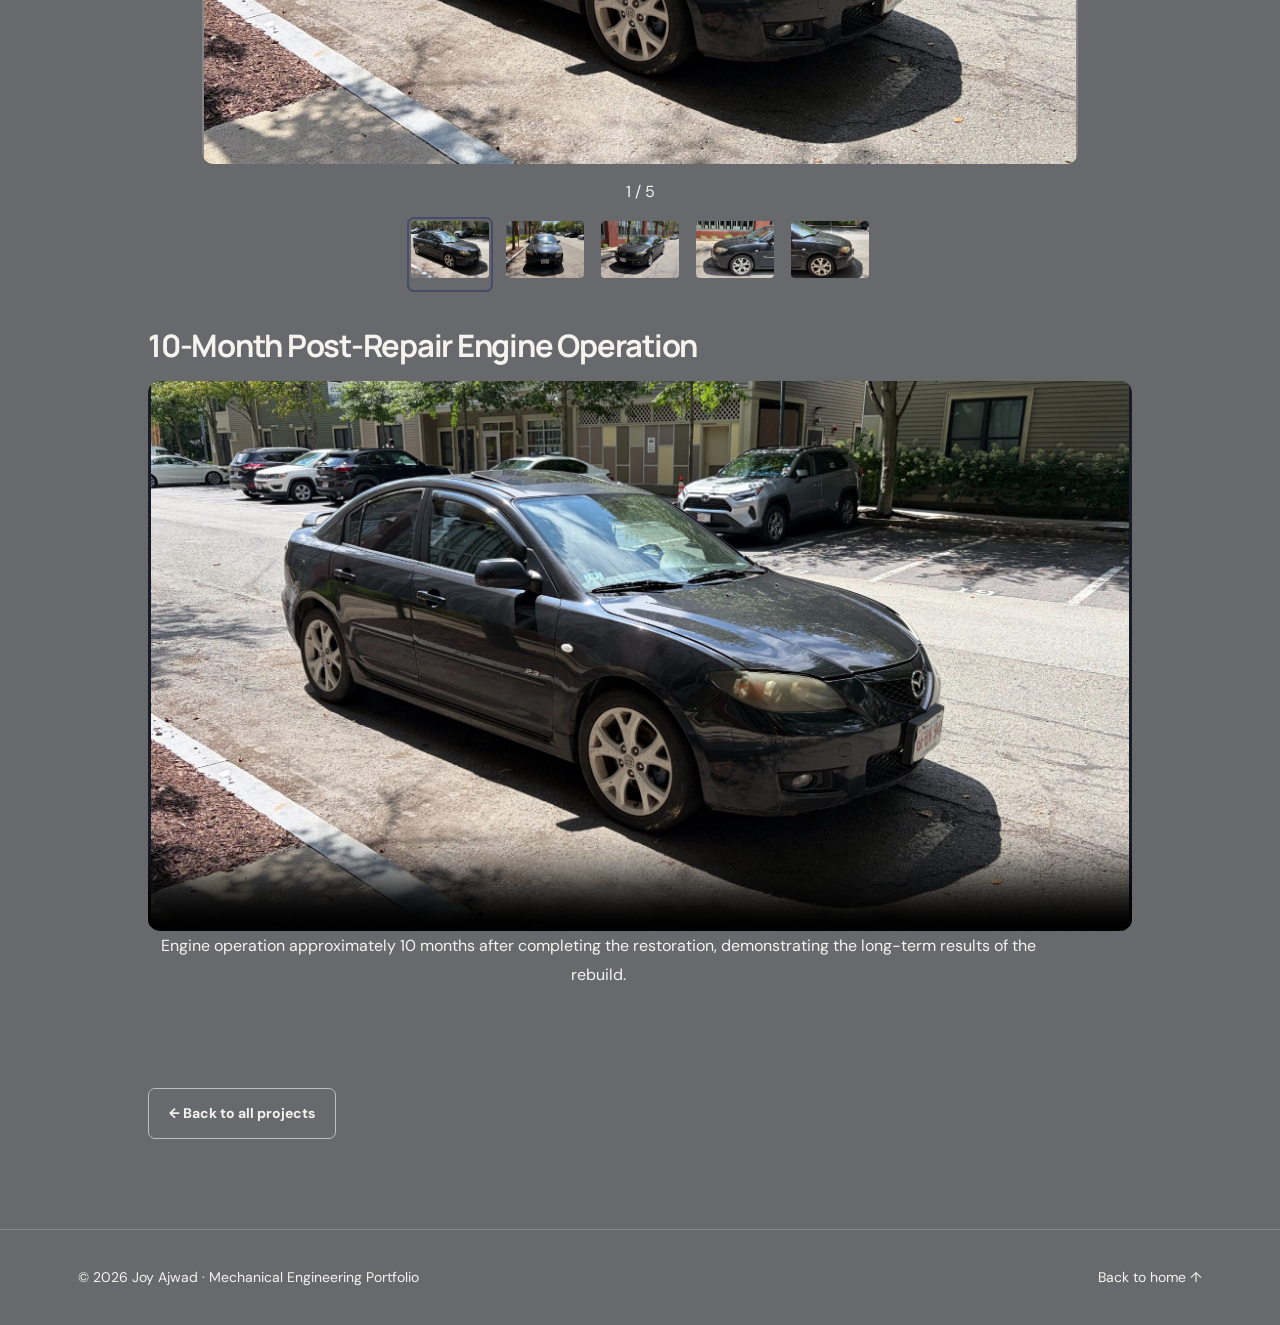
<file: mazda.html>
<!DOCTYPE html>

<html lang="en"><head><meta charset="utf-8"/><meta content="width=device-width, initial-scale=1" name="viewport"/><meta content="Joy Ajwad mechanical engineering portfolio" name="description"/><title>Front End Rebuild of Totaled Mazda 3 | Joy Ajwad</title><link href="../style.css" rel="stylesheet"/></head><body><header class="top"><div class="wrap navinner"><a class="brand" href="../index.html">JOY AJWAD<span class="brand-slash"> / </span><span class="brand-descriptor">Mechanical Engineering Portfolio</span></a><nav class="navlinks" id="nav"><a href="../index.html#about">About</a><a href="../index.html#projects">Projects</a><a href="../index.html#experience">Experience</a><a href="../resume.html">Resume</a><a href="../index.html#contact">Contact</a></nav><div style="display:flex;gap:8px"><button aria-controls="nav" aria-expanded="false" aria-label="Menu" class="iconbtn menu">☰</button></div></div></header><main><div class="wrap detailhero"><a class="link" href="../index.html#projects">← All projects</a><div class="eyebrow" style="margin-top:28px">Automotive restoration / Spring 2026</div><h1>Front-End Rebuild of Totaled Mazda 3</h1><p class="lead">2008 Mazda 3 · Mechanical Diagnostics &amp; System Restoration</p></div>
<section class="wrap mazda-content"><div class="storysection reveal" id="part-1"><div class="eyebrow">01 / Project Overview</div><p>I took on the challenge of rebuilding a previously totaled 2008 Mazda 3, which had suffered severe damage to the front end following a collision. The project involved identifying and resolving multiple mechanical failures, replacing damaged components, and restoring the vehicle to a safe, fully functional operating condition. Along the way, I encountered several challenges that required more than simply replacing parts, including engineering a bypass solution to repair damaged vacuum connections on the intake manifold.</p><div class="mazda-triptych"><figure><img alt="Before: Mazda after collision" data-zoom="../assets/mazda-07.jpg" loading="lazy" src="../assets/mazda-07.jpg"/><figcaption>Before</figcaption></figure><figure><img alt="During: disassembled Mazda" data-zoom="../assets/mazda-08.jpg" loading="lazy" src="../assets/mazda-08-framed.jpg"/><figcaption>During</figcaption></figure><figure><img alt="After: completed Mazda rebuild" data-zoom="../assets/mazda-13.jpg" loading="lazy" src="../assets/mazda-13.jpg"/><figcaption>After</figcaption></figure></div></div>
<div class="storysection reveal" id="part-2"><div class="eyebrow">02 / Initial Assessment &amp; Failure Diagnosis</div><p>Following the collision, the engine initially would not start, requiring preliminary troubleshooting to restore operation. Once running, the vehicle exhibited multiple issues that had not been present before the collision, including overheating, rough idling, and lean air-fuel conditions. To address this, I conducted a comprehensive evaluation of the engine bay, chassis, and front-end structural components to identify the causes of failure and determine which components required replacement versus repair.</p><p>This assessment revealed a severely damaged, leaking radiator responsible for overheating. Identifying the cause of the improper air-fuel ratio, however, required further investigation. During a close inspection of the intake manifold, I noticed two small openings with slightly rough edges that did not appear to be part of the original design. To test my suspicion, I covered the openings with my fingers while the engine was idling. The engine immediately began running smoothly but returned to a rough idle when I uncovered them. Repeating this test confirmed that the openings were allowing unwanted air into the system, leading me to identify the two sheared vacuum nipples as the source of the issue.</p><figure class="mazda-wide"><img alt="Original Mazda stripped of front-end panels" data-zoom="../assets/mazda-12.jpg" loading="lazy" src="../assets/mazda-12.jpg"/><figcaption>Original vehicle with front-end components removed</figcaption></figure></div>
<div class="storysection reveal" id="part-3"><div class="eyebrow">03 / Teardown &amp; Component Replacement</div><p>I began by stripping all damaged front-end components, including the hood, bumper, fenders, headlights, radiator support, and crash bar, to fully expose the engine bay and assess the damage.</p><p>As purchasing individual replacement parts would have been too expensive, I sourced a donor vehicle through Facebook Marketplace. I evaluated the compatibility of the available components and transferred the necessary body panels and cooling system parts. However, I encountered a major challenge when addressing the vacuum system. The donor vehicle had a different engine configuration, and its intake manifold did not include the required vacuum ports, making a direct replacement unsuitable.</p><div class="mazda-pair"><figure><img alt="Donor vehicle before disassembly" data-zoom="../assets/mazda-09.jpg" loading="lazy" src="../assets/mazda-09-framed.jpg"/><figcaption>Donor vehicle before disassembly</figcaption></figure><figure><img alt="Both vehicles stripped during rebuild" data-zoom="../assets/mazda-06.jpg" loading="lazy" src="../assets/mazda-06-framed.jpg"/><figcaption>Both vehicles stripped during the rebuild</figcaption></figure></div></div>
<div class="storysection reveal" id="part-4"><div class="eyebrow">04 / Custom Intake Manifold Vacuum Repair</div><div class="mazda-tag">KEY ENGINEERING CHALLENGE</div><p>To resolve this, I engineered a bypass solution directly on the intake manifold. The original issue stemmed from two 1/8-inch-diameter vacuum nipples that had sheared off during the collision. Due to the location and severity of the damage, repairing the original connection points was not feasible.</p><p>Instead, I evaluated the system requirements and determined that the vacuum connections could be relocated as long as the proper diameter and function were maintained. Based on this, I drilled and tapped two new connection points into the intake manifold and installed brass fittings of the appropriate diameter. I reinforced the fittings with high-temperature-resistant liquid epoxy, replaced the damaged vacuum lines with properly sized tubing, and sealed the original broken ports using putty-style epoxy to prevent air leakage.</p><p>This approach allowed me to retain the existing intake manifold rather than purchasing another replacement. Since this was a solution I developed specifically for the damaged component, there was no way to fully verify its effectiveness until the engine was reassembled and tested.</p><div class="mazda-pair"><figure><img alt="Close-up of brass vacuum fittings and sealed ports" data-zoom="../assets/mazda-10.jpg" loading="lazy" src="../assets/mazda-10-framed.jpg"/><figcaption>Close-up of the custom vacuum repair</figcaption></figure><figure><img alt="Engine bay view of vacuum repair" data-zoom="../assets/mazda-11.jpg" loading="lazy" src="../assets/mazda-11.jpg"/><figcaption>Wider view of the intake manifold</figcaption></figure></div></div>
<div class="storysection reveal" id="part-5"><div class="eyebrow">05 / Final Assembly &amp; Performance Validation</div><p>Following the repair and reassembly process, I conducted testing and troubleshooting to verify the vehicle's performance. This included confirming reliable engine startup, resolving the overheating issues, and restoring proper air-fuel operation with a smooth, stable idle.</p><p>The project ultimately returned the vehicle to a safe, fully operable condition, and it has now been driven for <strong>10 months without recurrence of the original issues</strong>. This experience reinforced my ability to diagnose complex mechanical failures, develop practical solutions under constraints, and carry out a complete restoration from initial teardown through final validation.</p><h2 class="mazda-subhead">Completed Rebuild Gallery</h2><div class="mazda-carousel"><button aria-label="Previous photo" class="mazda-arrow" id="mazda-prev">‹</button><img alt="Completed Mazda rebuild, view 1" data-zoom="../assets/mazda-01.jpg" id="mazda-current" src="../assets/mazda-01.jpg"/><button aria-label="Next photo" class="mazda-arrow" id="mazda-next">›</button></div><div class="mazda-gallery-bottom"><span id="mazda-count">1 / 5</span><div class="mazda-thumbs"><button aria-label="Show gallery image 1" class="mazda-thumb active" data-index="0"><img alt="Completed Mazda view 1" src="../assets/mazda-01.jpg"/></button><button aria-label="Show gallery image 2" class="mazda-thumb" data-index="1"><img alt="Completed Mazda view 2" src="../assets/mazda-02.jpg"/></button><button aria-label="Show gallery image 3" class="mazda-thumb" data-index="2"><img alt="Completed Mazda view 3" src="../assets/mazda-03.jpg"/></button><button aria-label="Show gallery image 4" class="mazda-thumb" data-index="3"><img alt="Completed Mazda view 4" src="../assets/mazda-04.jpg"/></button><button aria-label="Show gallery image 5" class="mazda-thumb" data-index="4"><img alt="Completed Mazda view 5" src="../assets/mazda-05.jpg"/></button></div></div><h2 class="mazda-subhead">10-Month Post-Repair Engine Operation</h2><video class="mazda-video" controls="" playsinline="" poster="../assets/mazda-01.jpg" preload="metadata"><source src="../assets/mazda-engine-10-months.mp4" type="video/mp4"/>Your browser does not support video playback.</video><p class="mazda-caption">Engine operation approximately 10 months after completing the restoration, demonstrating the long-term results of the rebuild.</p></div><a class="btn outline" href="../index.html#projects">← Back to all projects</a></section></main><footer class="footer"><div class="wrap footinner"><span>© 2026 Joy Ajwad · Mechanical Engineering Portfolio</span><a href="../index.html">Back to home ↑</a></div></footer><div aria-label="Image viewer" class="lightbox" role="dialog"><button aria-label="Close image viewer">×</button><img alt="Enlarged portfolio image"/></div><script src="../script.js"></script></body></html>
</file>
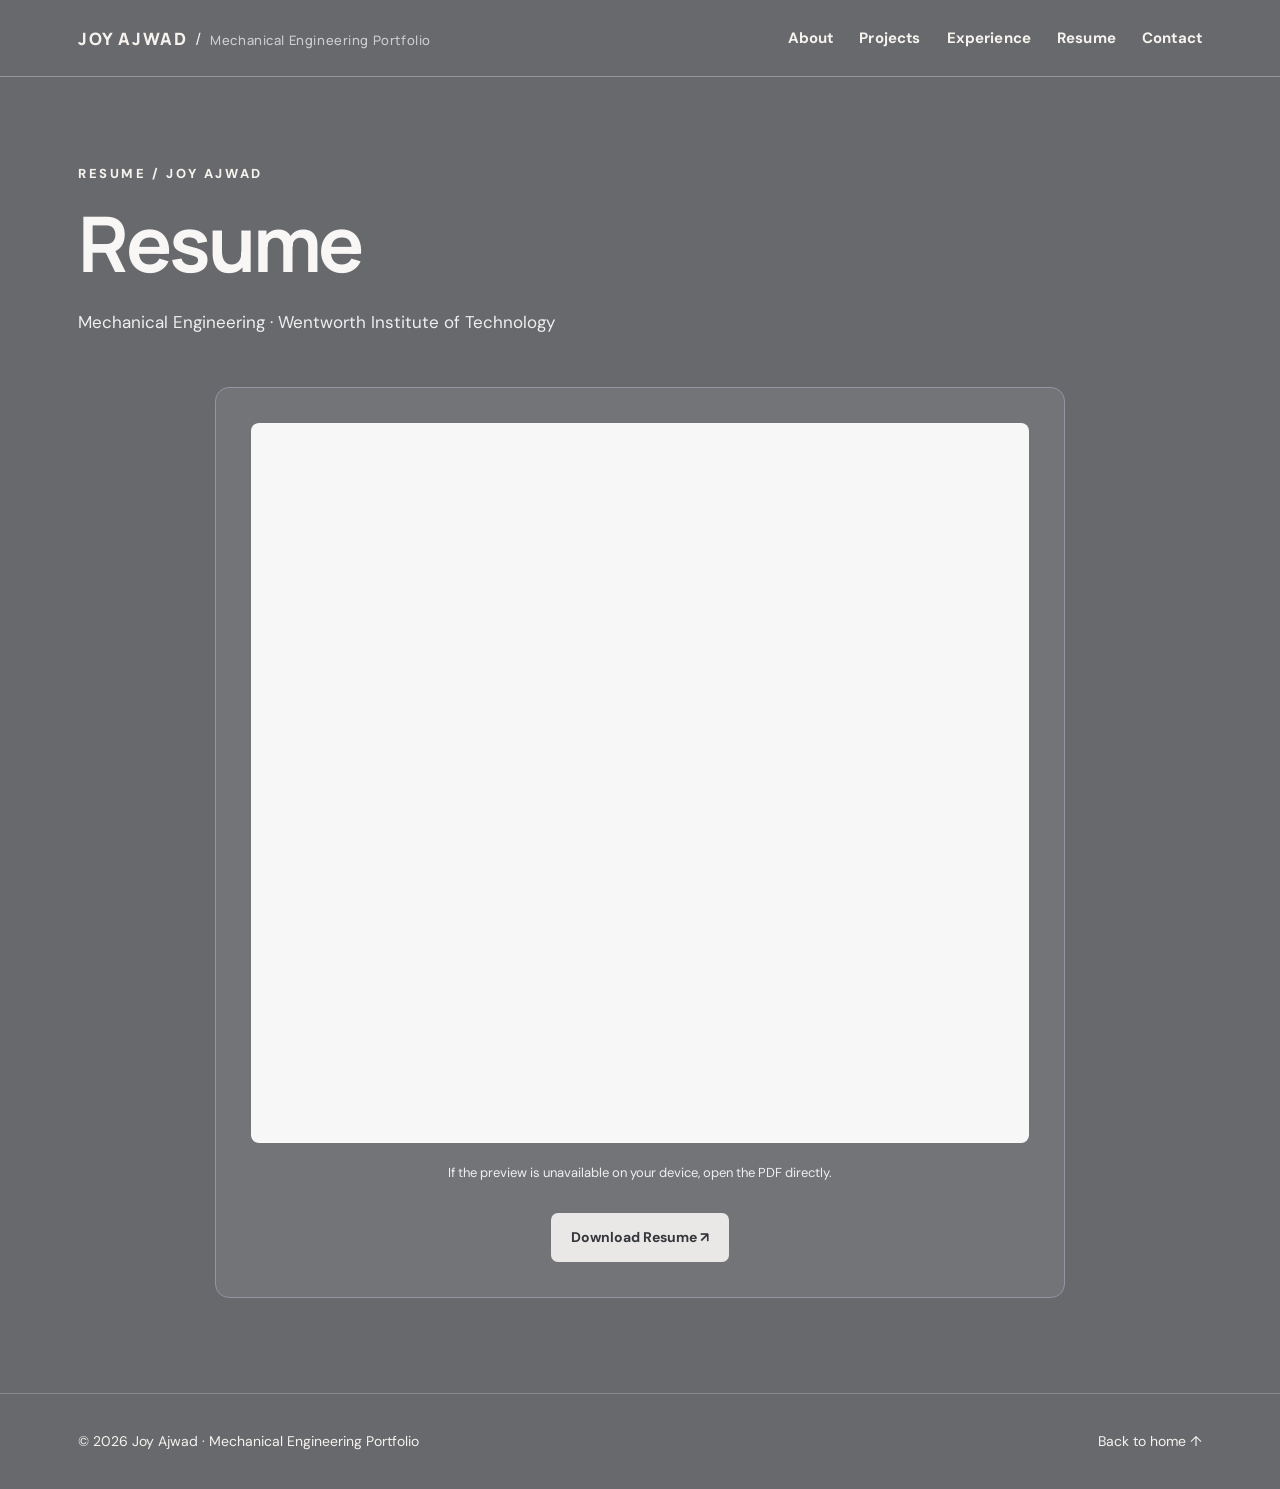
<file: resume.html>
<!DOCTYPE html>
<html lang="en"><head><meta charset="utf-8"/><meta content="width=device-width, initial-scale=1" name="viewport"/><title>Resume | Joy Ajwad</title><link href="style.css" rel="stylesheet"/></head><body><header class="top"><div class="wrap navinner"><a class="brand" href="index.html">JOY AJWAD<span class="brand-slash"> / </span><span class="brand-descriptor">Mechanical Engineering Portfolio</span></a><nav class="navlinks" id="nav"><a href="index.html#about">About</a><a href="index.html#projects">Projects</a><a href="index.html#experience">Experience</a><a aria-current="page" class="active" href="resume.html">Resume</a><a href="index.html#contact">Contact</a></nav><button aria-controls="nav" aria-expanded="false" aria-label="Menu" class="iconbtn menu">☰</button></div></header><main class="wrap resume-main"><div class="eyebrow">Resume / Joy Ajwad</div><h1>Resume</h1><p class="lead">Mechanical Engineering · Wentworth Institute of Technology</p><div class="resume-panel resume-pdf-panel"><div class="resume-embed"><iframe src="resume.pdf#toolbar=1" title="Joy Ajwad Resume PDF" loading="lazy"></iframe></div><p class="resume-note">If the preview is unavailable on your device, <a href="resume.pdf" target="_blank" rel="noopener noreferrer">open the PDF directly</a>.</p><div class="resume-download"><a class="btn" href="resume.pdf" download="Joy_Ajwad_Resume.pdf">Download Resume ↗</a></div></div></main><footer class="footer"><div class="wrap footinner"><span>© 2026 Joy Ajwad · Mechanical Engineering Portfolio</span><a href="index.html">Back to home ↑</a></div></footer><script defer="" src="script.js"></script></body></html>
</file>
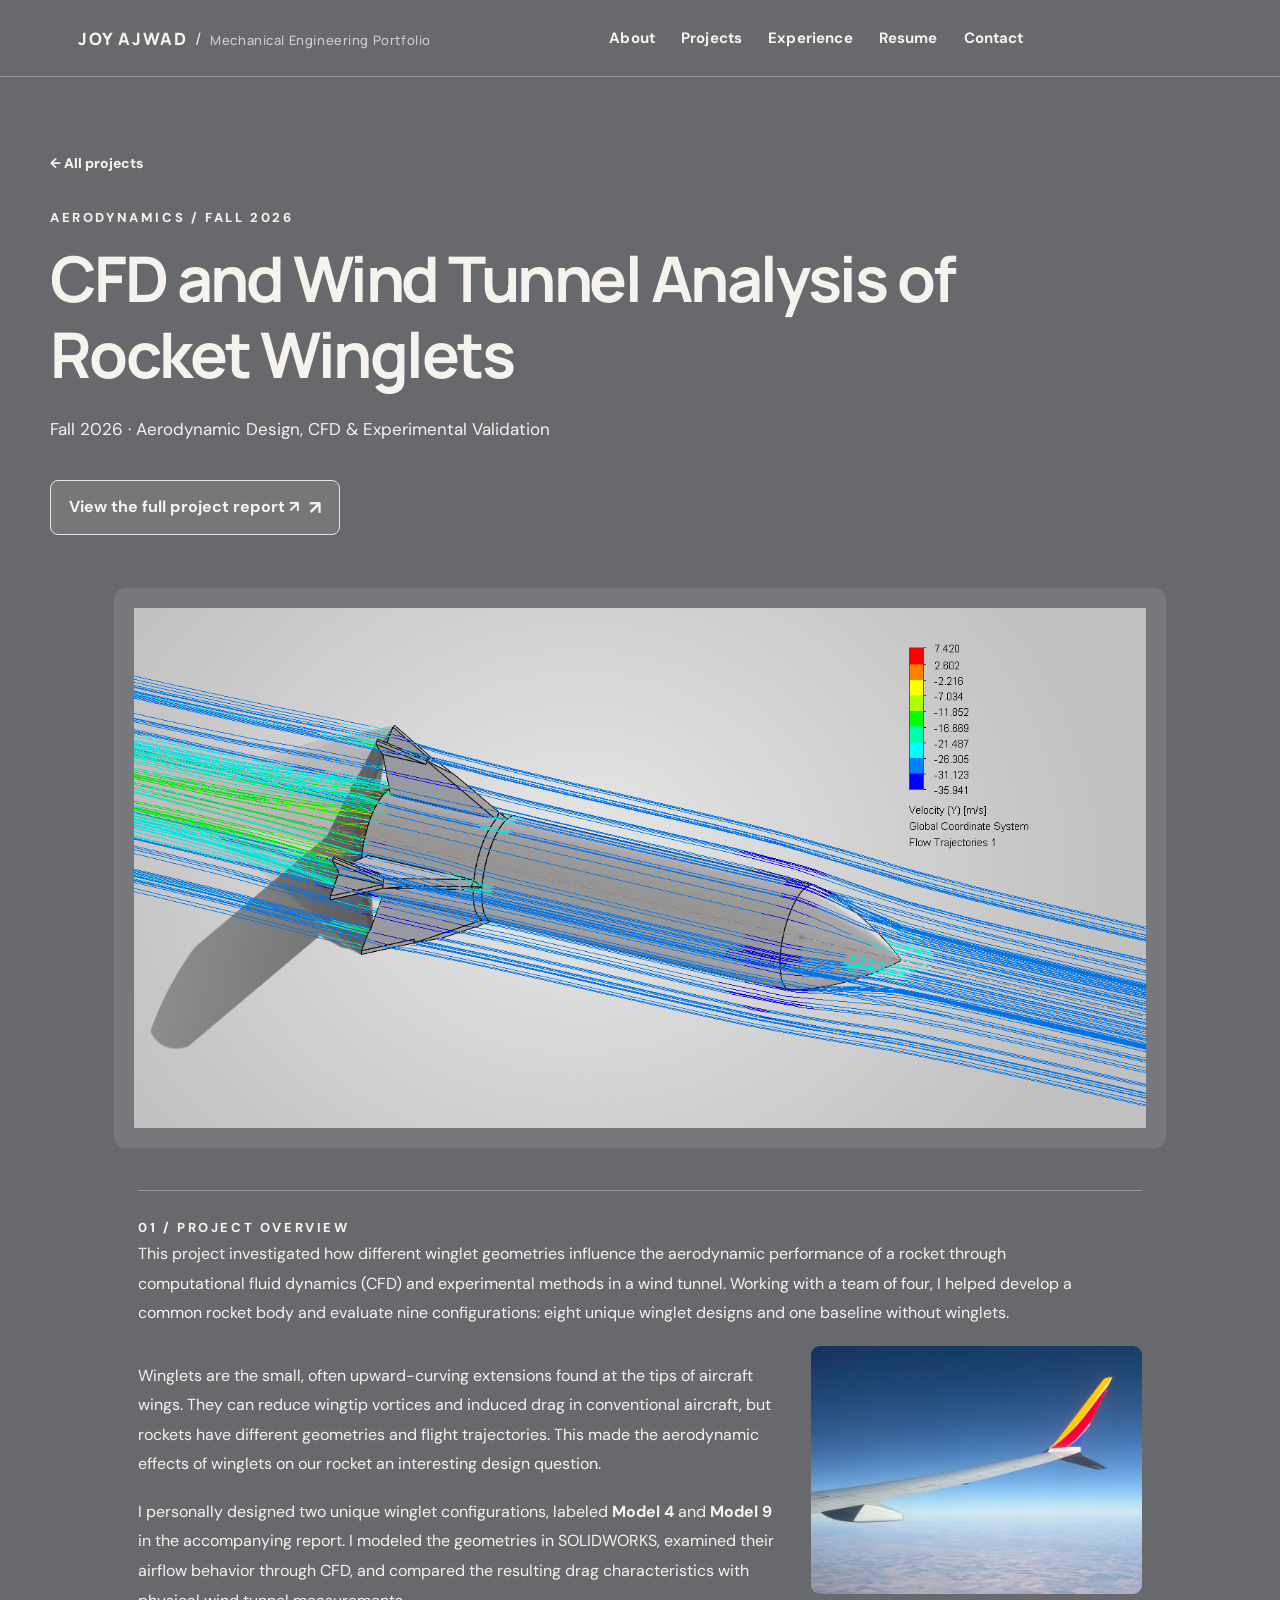
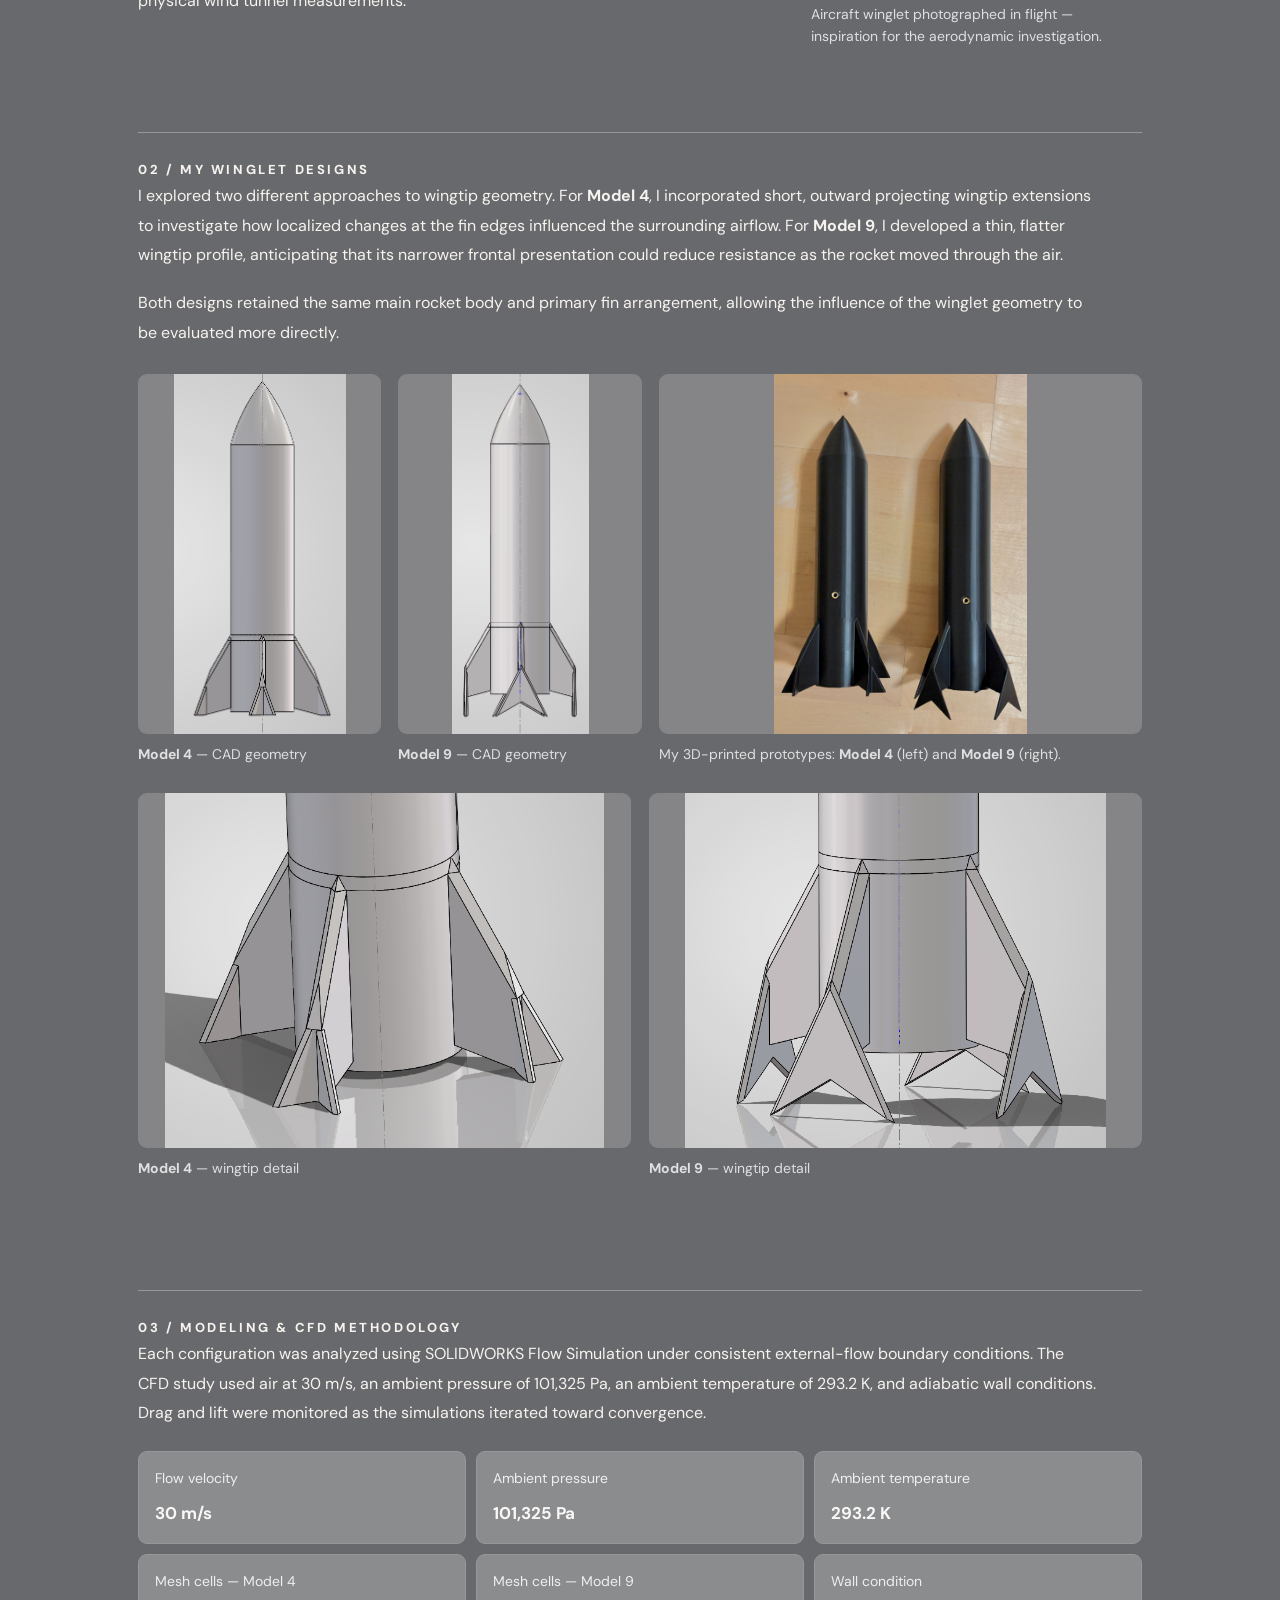
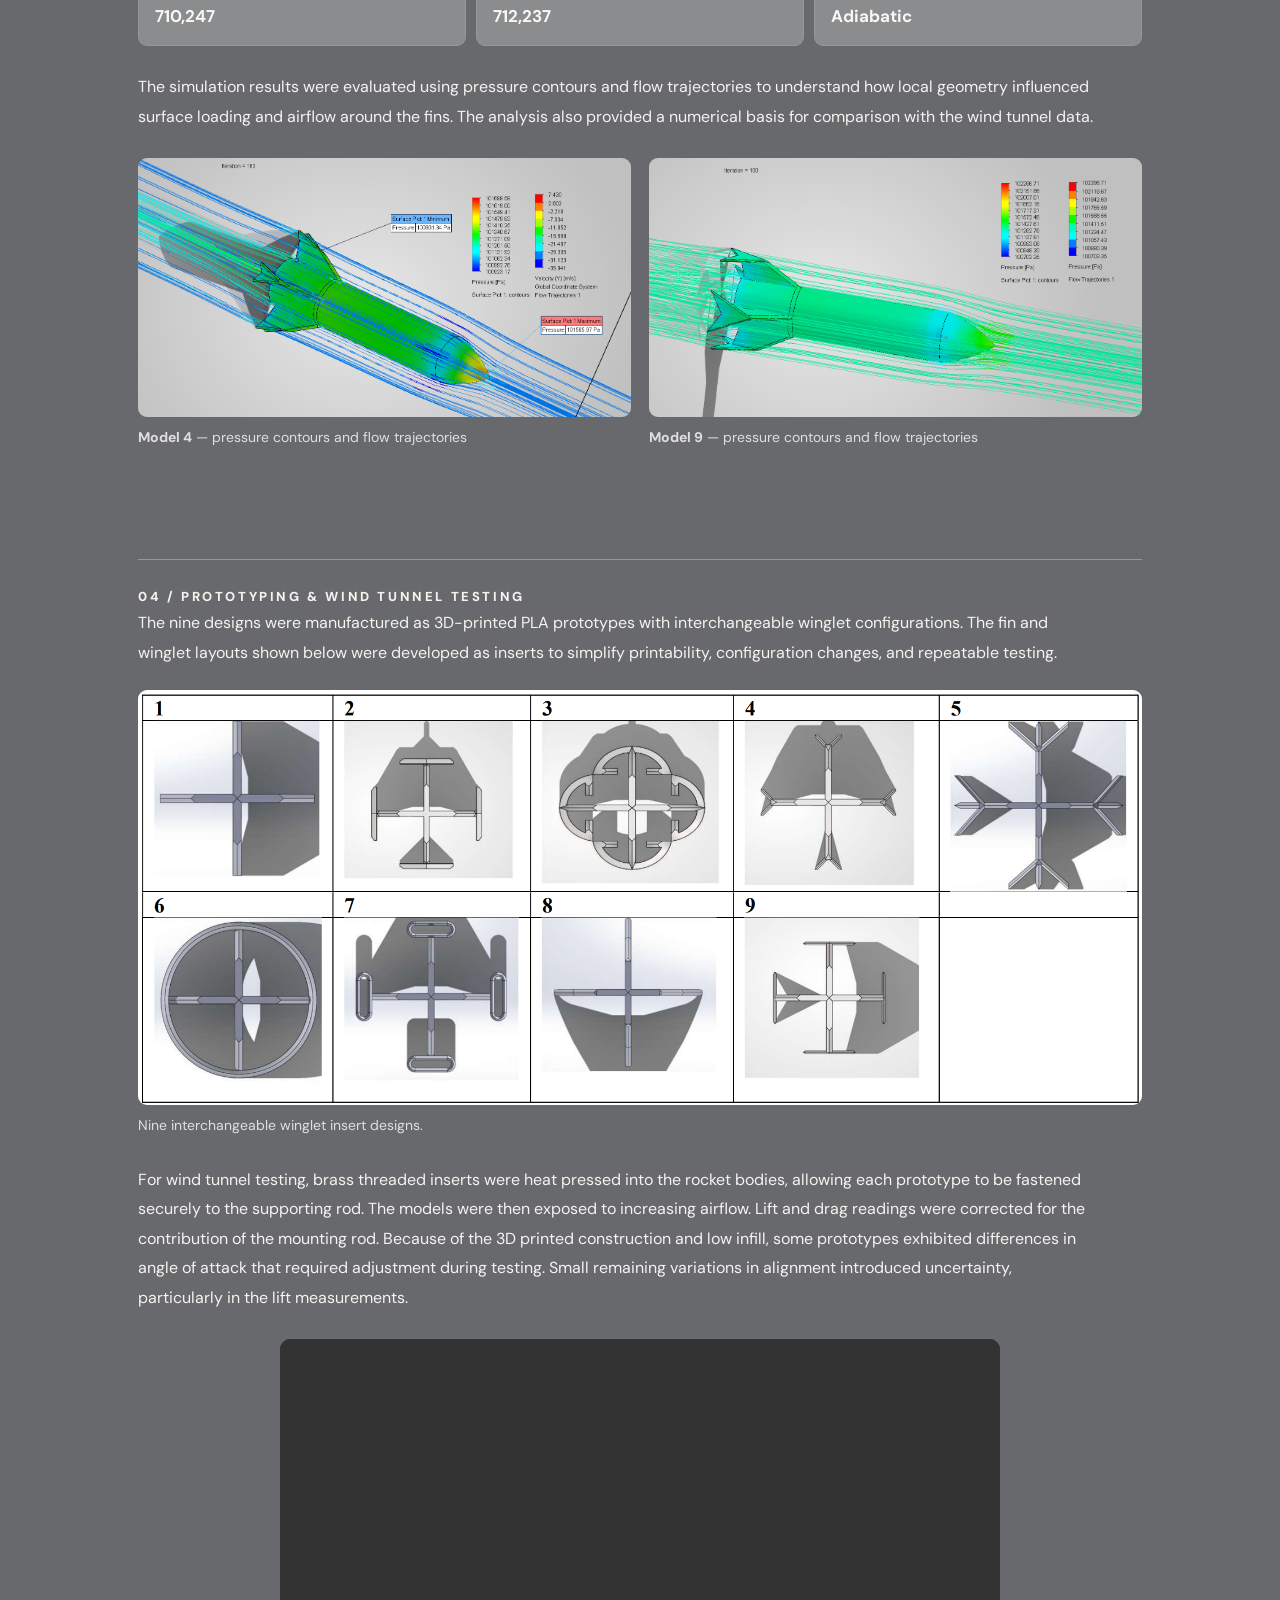
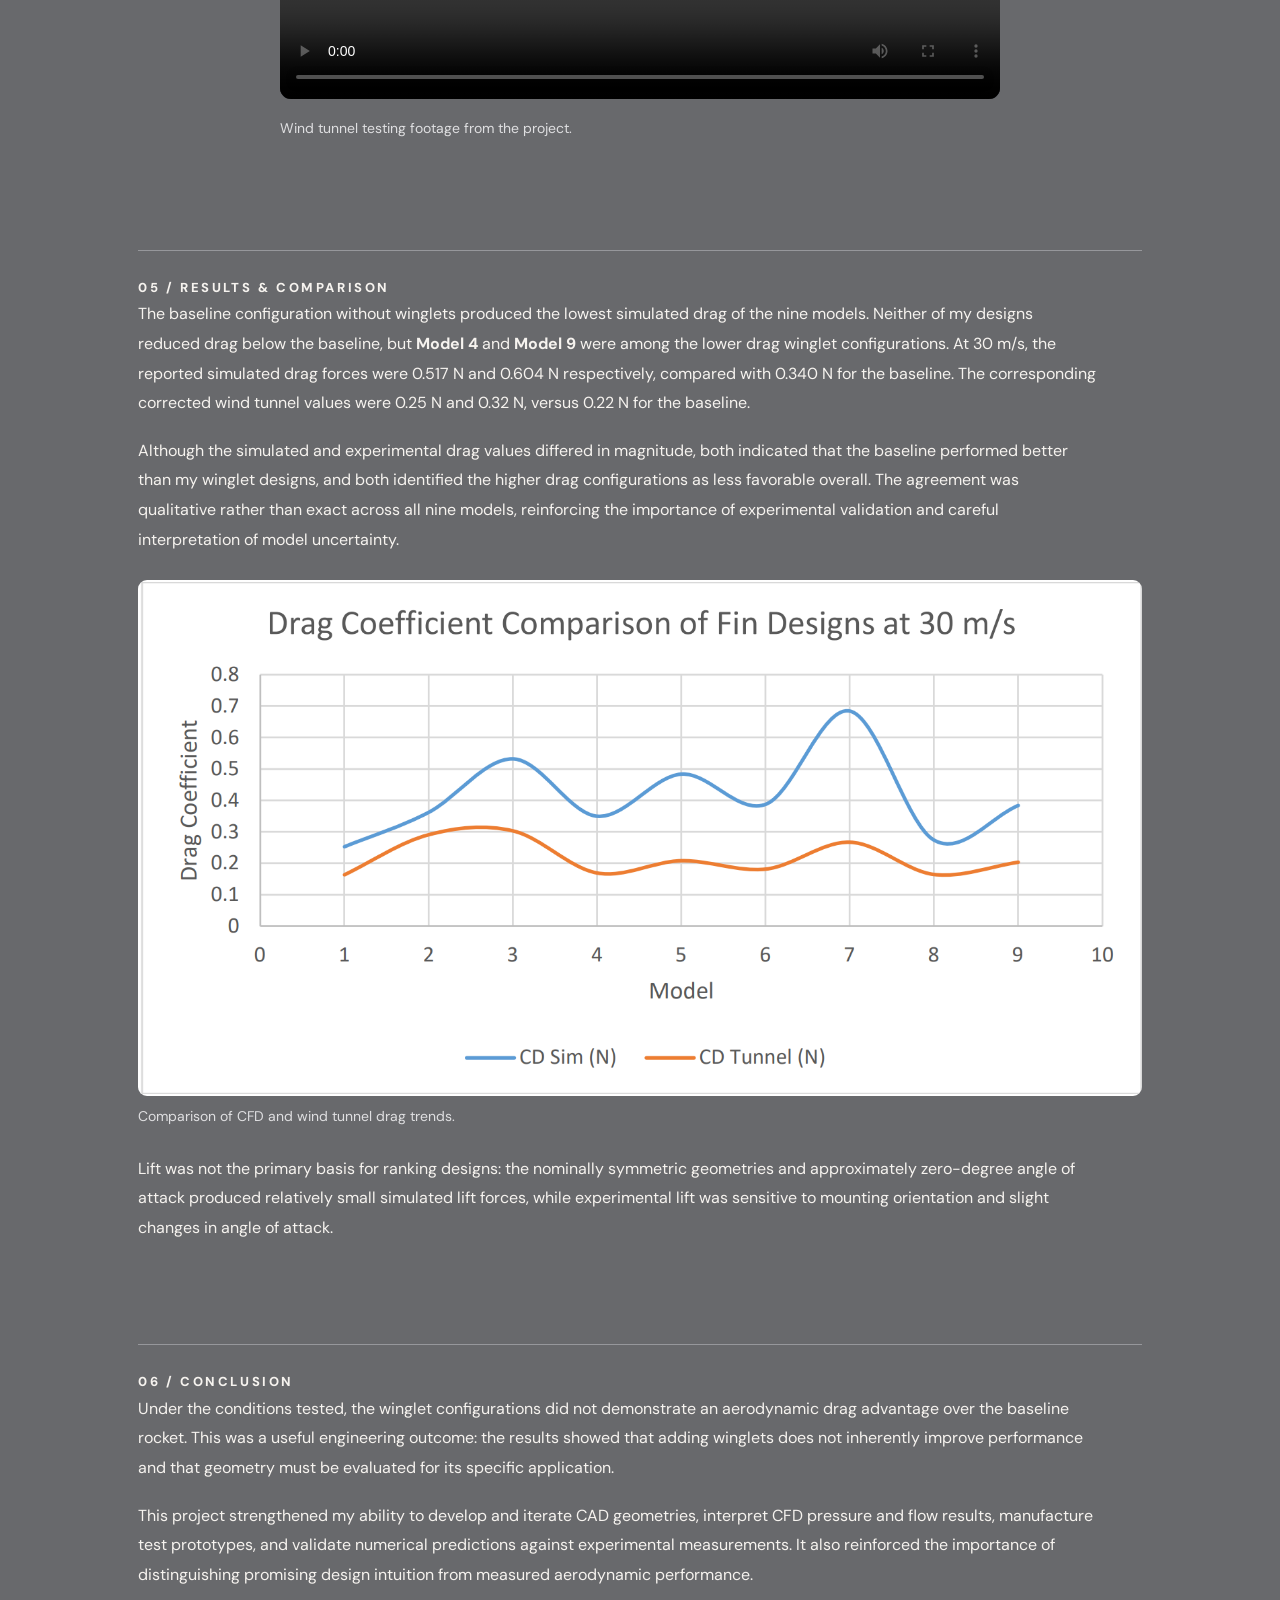
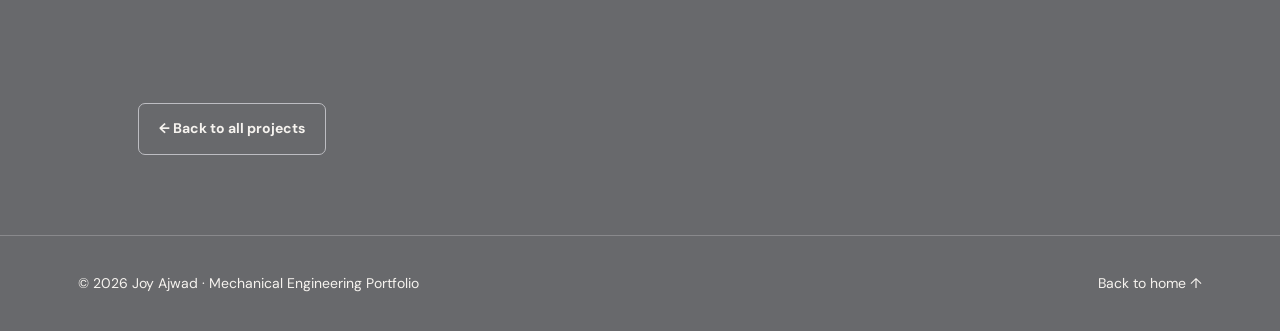
<file: rocket.html>
<!DOCTYPE html>

<!DOCTYPE html>

<html lang="en"><head><meta charset="utf-8"/><meta content="width=device-width, initial-scale=1" name="viewport"/><meta content="Joy Ajwad mechanical engineering portfolio" name="description"/><title>CFD and Wind Tunnel Analysis of Rocket Winglets | Joy Ajwad</title><link href="../style.css" rel="stylesheet"/></head><body><header class="top"><div class="wrap navinner"><a class="brand" href="../index.html">JOY AJWAD<span class="brand-slash"> / </span><span class="brand-descriptor">Mechanical Engineering Portfolio</span></a><nav class="navlinks" id="nav"><a href="../index.html#about">About</a><a href="../index.html#projects">Projects</a><a href="../index.html#experience">Experience</a><a href="../resume.html">Resume</a><a href="../index.html#contact">Contact</a></nav><div style="display:flex;gap:8px"><button aria-controls="nav" aria-expanded="false" aria-label="Menu" class="iconbtn menu">☰</button></div></div></header><main>
<div class="wrap detailhero"><a class="link" href="../index.html#projects">← All projects</a><div class="eyebrow" style="margin-top:28px">Aerodynamics / Fall 2026</div><h1>CFD and Wind Tunnel Analysis of Rocket Winglets</h1><p class="lead">Fall 2026 · Aerodynamic Design, CFD &amp; Experimental Validation</p><a class="cfd-report-link" href="../assets/cfd-full-report.pdf" rel="noopener" target="_blank">View the full project report ↗</a></div>
<div class="detail-cover cfd-cover"><img alt="SOLIDWORKS Flow Simulation trajectories around a winglet-equipped rocket" data-zoom="../assets/cfd-01.png" src="../assets/cfd-cover-focused.png"/></div>
<section class="wrap cfd-story">
<div class="storysection reveal"><div class="eyebrow">01 / Project Overview</div><p>This project investigated how different winglet geometries influence the aerodynamic performance of a rocket through computational fluid dynamics (CFD) and experimental methods in a wind tunnel. Working with a team of four, I helped develop a common rocket body and evaluate nine configurations: eight unique winglet designs and one baseline without winglets.</p><div class="cfd-background"><div><p>Winglets are the small, often upward-curving extensions found at the tips of aircraft wings. They can reduce wingtip vortices and induced drag in conventional aircraft, but rockets have different geometries and flight trajectories. This made the aerodynamic effects of winglets on our rocket an interesting design question.</p><p>I personally designed two unique winglet configurations, labeled <strong>Model 4</strong> and <strong>Model 9</strong> in the accompanying report. I modeled the geometries in SOLIDWORKS, examined their airflow behavior through CFD, and compared the resulting drag characteristics with physical wind tunnel measurements.</p></div><figure><img alt="Photograph of an aircraft winglet taken during flight" data-zoom="../assets/cfd-04.jpeg" src="../assets/cfd-04.jpeg"/><figcaption>Aircraft winglet photographed in flight — inspiration for the aerodynamic investigation.</figcaption></figure></div></div>
<div class="storysection reveal"><div class="eyebrow">02 / My Winglet Designs</div><p>I explored two different approaches to wingtip geometry. For <strong>Model 4</strong>, I incorporated short, outward projecting wingtip extensions to investigate how localized changes at the fin edges influenced the surrounding airflow. For <strong>Model 9</strong>, I developed a thin, flatter wingtip profile, anticipating that its narrower frontal presentation could reduce resistance as the rocket moved through the air.</p><p>Both designs retained the same main rocket body and primary fin arrangement, allowing the influence of the winglet geometry to be evaluated more directly.</p><div class="cfd-models"><figure><img alt="Slim SOLIDWORKS CAD view of Model 4" data-zoom="../assets/cfd-02.png" src="../assets/cfd-02.png"/><figcaption><strong>Model 4</strong> — CAD geometry</figcaption></figure><figure><img alt="Slim SOLIDWORKS CAD view of Model 9" data-zoom="../assets/cfd-03.png" src="../assets/cfd-03.png"/><figcaption><strong>Model 9</strong> — CAD geometry</figcaption></figure><figure class="cfd-prototypes"><img alt="Black 3D-printed rockets Model 4 left and Model 9 right" data-zoom="../assets/cfd-10.jpeg" src="../assets/cfd-10.jpeg"/><figcaption>My 3D-printed prototypes: <strong>Model 4</strong> (left) and <strong>Model 9</strong> (right).</figcaption></figure></div><div class="cfd-pair"><figure><img alt="Close-up of Model 4 wingtip configuration" data-zoom="../assets/cfd-07.png" src="../assets/cfd-07.png"/><figcaption><strong>Model 4</strong> — wingtip detail</figcaption></figure><figure><img alt="Close-up of Model 9 wingtip configuration" data-zoom="../assets/cfd-06.png" src="../assets/cfd-06.png"/><figcaption><strong>Model 9</strong> — wingtip detail</figcaption></figure></div></div>
<div class="storysection reveal"><div class="eyebrow">03 / Modeling &amp; CFD Methodology</div><p>Each configuration was analyzed using SOLIDWORKS Flow Simulation under consistent external-flow boundary conditions. The CFD study used air at 30 m/s, an ambient pressure of 101,325 Pa, an ambient temperature of 293.2 K, and adiabatic wall conditions. Drag and lift were monitored as the simulations iterated toward convergence.</p><div class="cfd-specs"><div><span>Flow velocity</span><b>30 m/s</b></div><div><span>Ambient pressure</span><b>101,325 Pa</b></div><div><span>Ambient temperature</span><b>293.2 K</b></div><div><span>Mesh cells — Model 4</span><b>710,247</b></div><div><span>Mesh cells — Model 9</span><b>712,237</b></div><div><span>Wall condition</span><b>Adiabatic</b></div></div><p>The simulation results were evaluated using pressure contours and flow trajectories to understand how local geometry influenced surface loading and airflow around the fins. The analysis also provided a numerical basis for comparison with the wind tunnel data.</p><div class="cfd-pair"><figure><img alt="Model 4 pressure contour and flow trajectory CFD result" data-zoom="../assets/cfd-08.png" src="../assets/cfd-08.png"/><figcaption><strong>Model 4</strong> — pressure contours and flow trajectories</figcaption></figure><figure><img alt="Model 9 pressure contour and flow trajectory CFD result" data-zoom="../assets/cfd-09.png" src="../assets/cfd-09.png"/><figcaption><strong>Model 9</strong> — pressure contours and flow trajectories</figcaption></figure></div></div>
<div class="storysection reveal"><div class="eyebrow">04 / Prototyping &amp; Wind Tunnel Testing</div><p>The nine designs were manufactured as 3D-printed PLA prototypes with interchangeable winglet configurations. The fin and winglet layouts shown below were developed as inserts to simplify printability, configuration changes, and repeatable testing.</p><figure class="cfd-inserts"><img alt="Comparison diagram of nine interchangeable winglet insert configurations" data-zoom="../assets/cfd-05.png" src="../assets/cfd-05.png"/><figcaption>Nine interchangeable winglet insert designs.</figcaption></figure><p>For wind tunnel testing, brass threaded inserts were heat pressed into the rocket bodies, allowing each prototype to be fastened securely to the supporting rod. The models were then exposed to increasing airflow. Lift and drag readings were corrected for the contribution of the mounting rod. Because of the 3D printed construction and low infill, some prototypes exhibited differences in angle of attack that required adjustment during testing. Small remaining variations in alignment introduced uncertainty, particularly in the lift measurements.</p><figure class="cfd-video"><video controls="" playsinline="" preload="metadata" src="../assets/cfd-wind-tunnel.mp4"></video><figcaption>Wind tunnel testing footage from the project.</figcaption></figure></div>
<div class="storysection reveal"><div class="eyebrow">05 / Results &amp; Comparison</div><p>The baseline configuration without winglets produced the lowest simulated drag of the nine models. Neither of my designs reduced drag below the baseline, but <strong>Model 4</strong> and <strong>Model 9</strong> were among the lower drag winglet configurations. At 30 m/s, the reported simulated drag forces were 0.517 N and 0.604 N respectively, compared with 0.340 N for the baseline. The corresponding corrected wind tunnel values were 0.25 N and 0.32 N, versus 0.22 N for the baseline.</p><p>Although the simulated and experimental drag values differed in magnitude, both indicated that the baseline performed better than my winglet designs, and both identified the higher drag configurations as less favorable overall. The agreement was qualitative rather than exact across all nine models, reinforcing the importance of experimental validation and careful interpretation of model uncertainty.</p><figure class="cfd-results"><img alt="Drag coefficient comparison graph for nine rocket fin designs" data-zoom="../assets/cfd-11.png" src="../assets/cfd-11.png"/><figcaption>Comparison of CFD and wind tunnel drag trends.</figcaption></figure><p>Lift was not the primary basis for ranking designs: the nominally symmetric geometries and approximately zero-degree angle of attack produced relatively small simulated lift forces, while experimental lift was sensitive to mounting orientation and slight changes in angle of attack.</p></div>
<div class="storysection reveal"><div class="eyebrow">06 / Conclusion</div><p>Under the conditions tested, the winglet configurations did not demonstrate an aerodynamic drag advantage over the baseline rocket. This was a useful engineering outcome: the results showed that adding winglets does not inherently improve performance and that geometry must be evaluated for its specific application.</p><p>This project strengthened my ability to develop and iterate CAD geometries, interpret CFD pressure and flow results, manufacture test prototypes, and validate numerical predictions against experimental measurements. It also reinforced the importance of distinguishing promising design intuition from measured aerodynamic performance.</p></div>
<a class="btn outline" href="../index.html#projects">← Back to all projects</a>
</section>
</main><footer class="footer"><div class="wrap footinner"><span>© 2026 Joy Ajwad · Mechanical Engineering Portfolio</span><a href="../index.html">Back to home ↑</a></div></footer><div aria-label="Image viewer" class="lightbox" role="dialog"><button aria-label="Close image viewer">×</button><img alt="Enlarged portfolio image"/></div><script src="../script.js"></script></body></html>
</file>
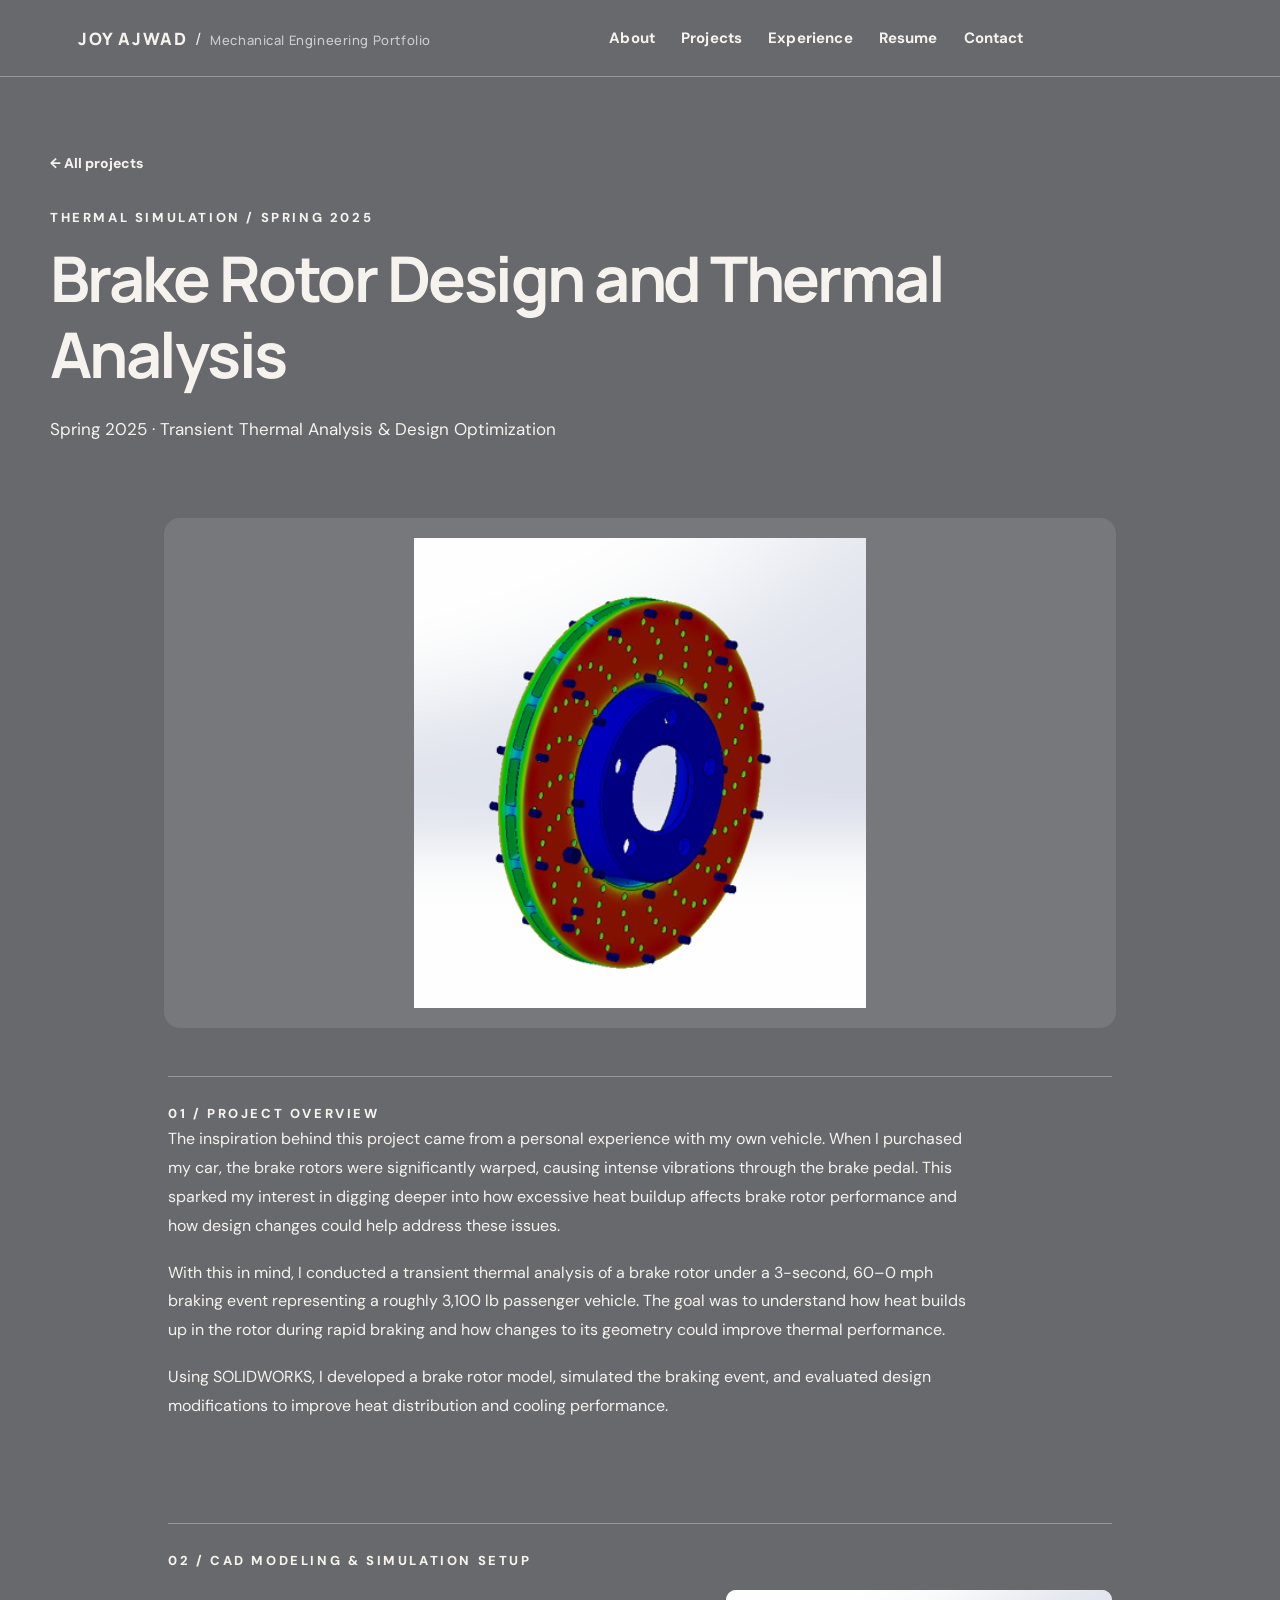
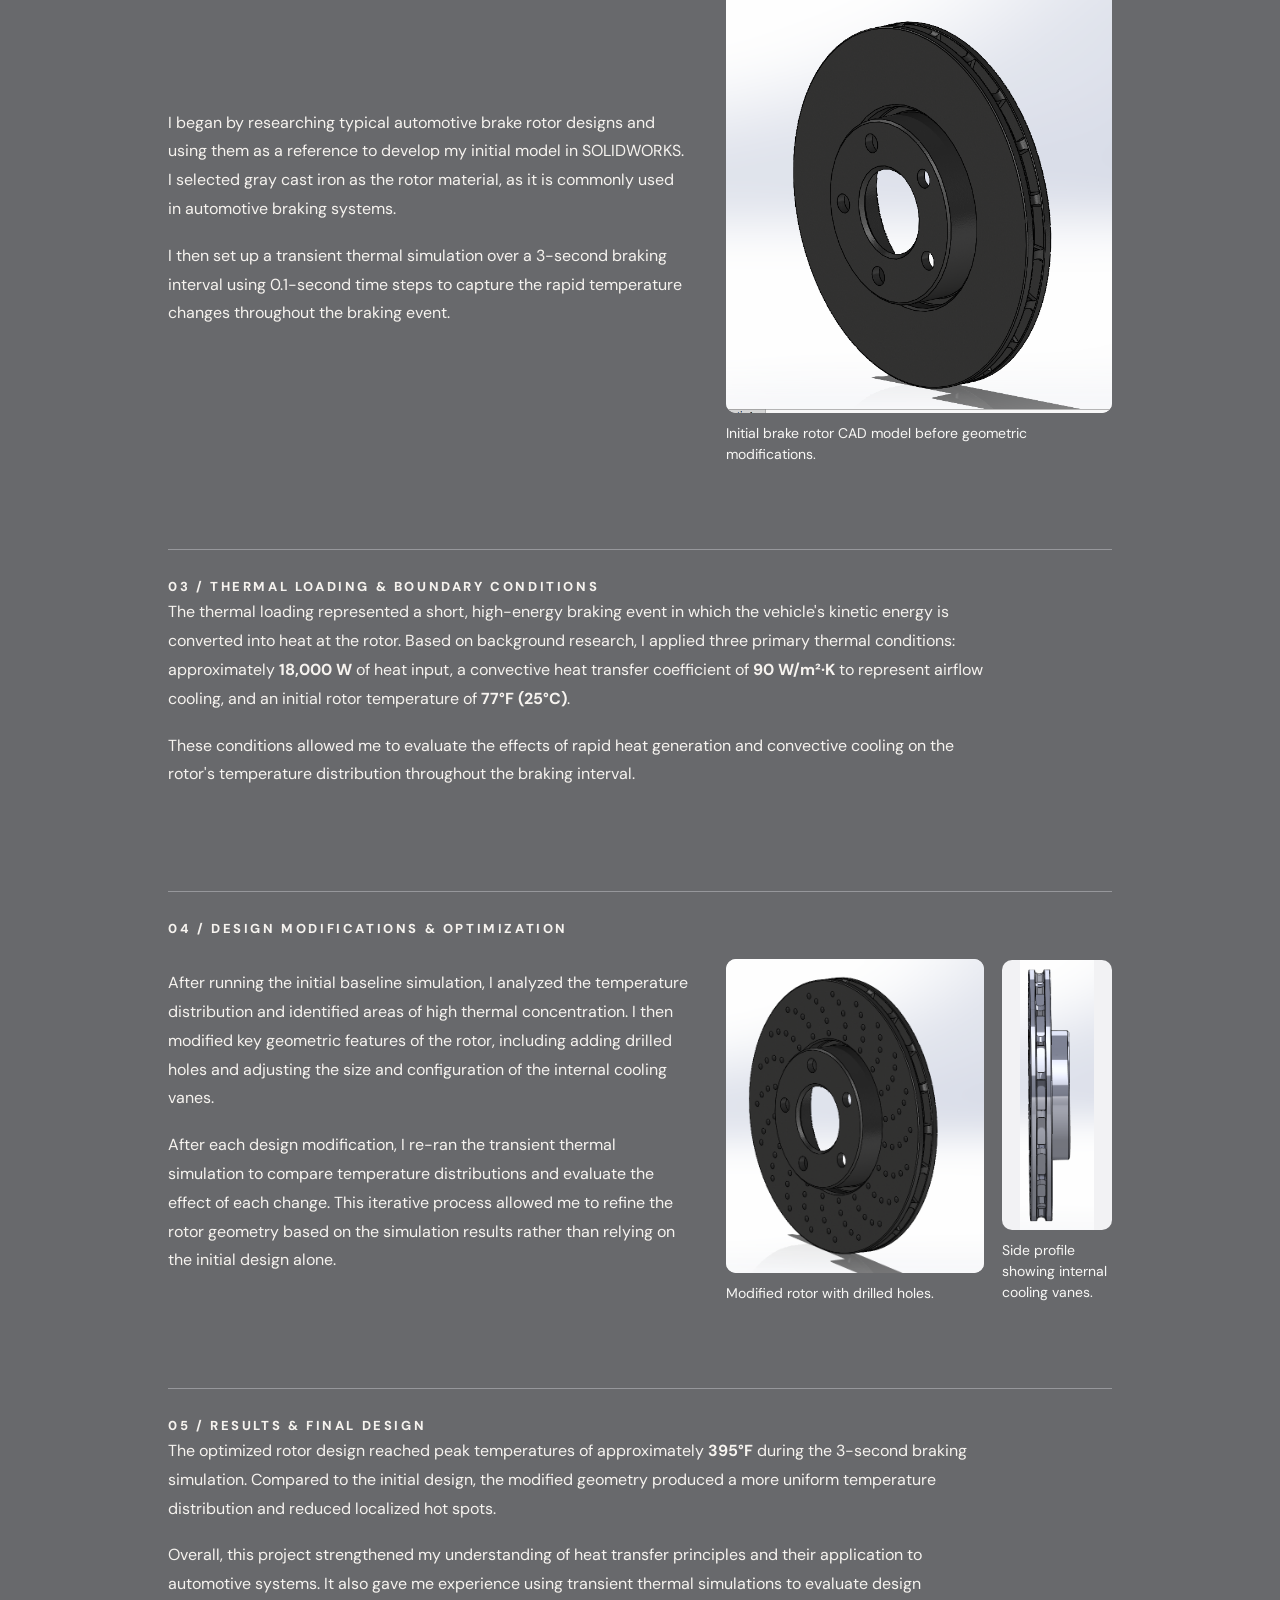
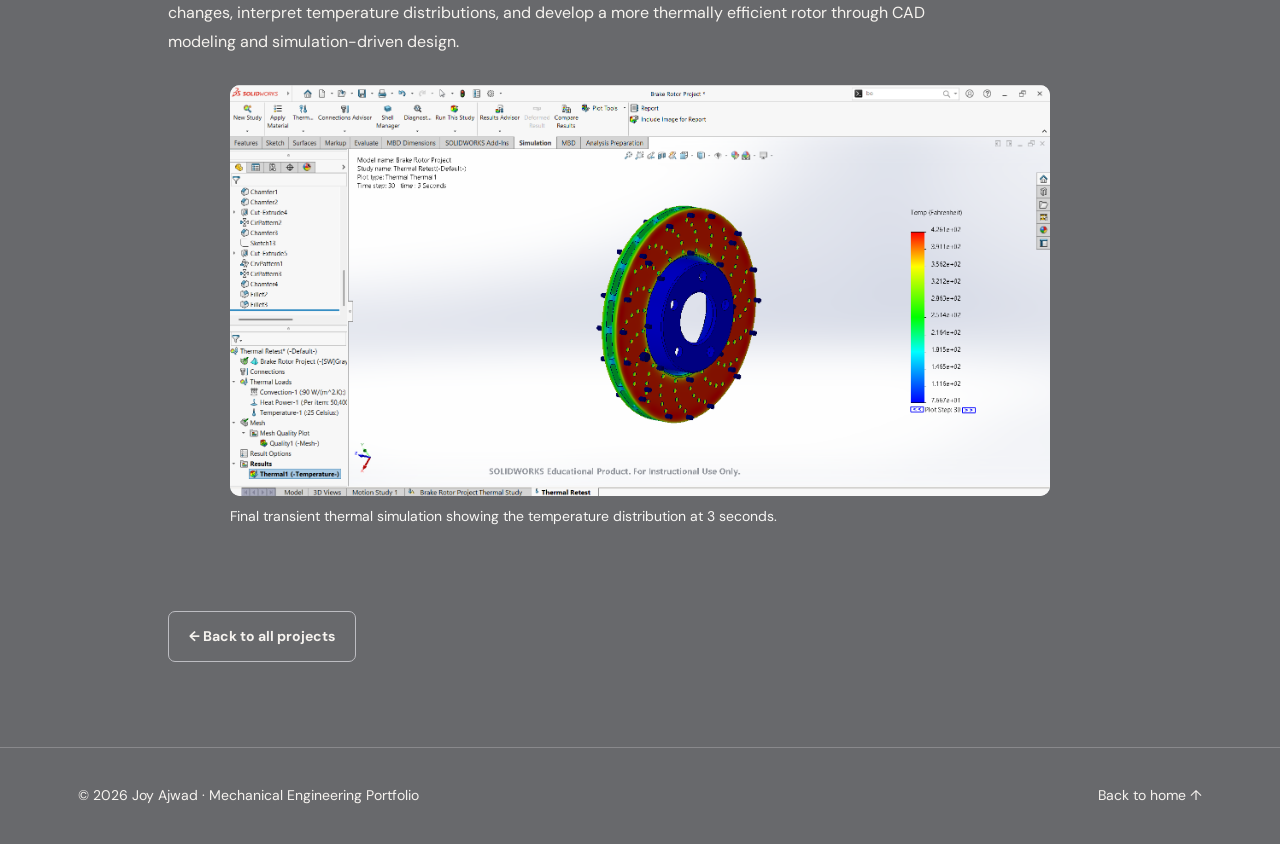
<file: rotor.html>
<!DOCTYPE html>

<html lang="en"><head><meta charset="utf-8"/><meta content="width=device-width, initial-scale=1" name="viewport"/><meta content="Joy Ajwad mechanical engineering portfolio" name="description"/><title>Brake Rotor Design and Thermal Analysis | Joy Ajwad</title><link href="../style.css" rel="stylesheet"/></head><body><header class="top"><div class="wrap navinner"><a class="brand" href="../index.html">JOY AJWAD<span class="brand-slash"> / </span><span class="brand-descriptor">Mechanical Engineering Portfolio</span></a><nav class="navlinks" id="nav"><a href="../index.html#about">About</a><a href="../index.html#projects">Projects</a><a href="../index.html#experience">Experience</a><a href="../resume.html">Resume</a><a href="../index.html#contact">Contact</a></nav><div style="display:flex;gap:8px"><button aria-controls="nav" aria-expanded="false" aria-label="Menu" class="iconbtn menu">☰</button></div></div></header><main><div class="wrap detailhero"><a class="link" href="../index.html#projects">← All projects</a><div class="eyebrow" style="margin-top:28px">Thermal simulation / Spring 2025</div><h1>Brake Rotor Design and Thermal Analysis</h1><p class="lead">Spring 2025 · Transient Thermal Analysis &amp; Design Optimization</p></div>
<div class="detail-cover rotor-cover"><img alt="Optimized brake rotor transient thermal simulation showing surface temperature distribution" data-zoom="../assets/rotor-project-4.png" src="../assets/rotor-project-4.png"/></div>
<section class="wrap rotor-story">
<div class="storysection reveal"><div class="eyebrow">01 / Project Overview</div><p>The inspiration behind this project came from a personal experience with my own vehicle. When I purchased my car, the brake rotors were significantly warped, causing intense vibrations through the brake pedal. This sparked my interest in digging deeper into how excessive heat buildup affects brake rotor performance and how design changes could help address these issues.</p><p>With this in mind, I conducted a transient thermal analysis of a brake rotor under a 3-second, 60–0 mph braking event representing a roughly 3,100 lb passenger vehicle. The goal was to understand how heat builds up in the rotor during rapid braking and how changes to its geometry could improve thermal performance.</p><p>Using SOLIDWORKS, I developed a brake rotor model, simulated the braking event, and evaluated design modifications to improve heat distribution and cooling performance.</p></div>
<div class="storysection reveal"><div class="eyebrow">02 / CAD Modeling &amp; Simulation Setup</div><div class="rotor-split"><div><p>I began by researching typical automotive brake rotor designs and using them as a reference to develop my initial model in SOLIDWORKS. I selected gray cast iron as the rotor material, as it is commonly used in automotive braking systems.</p><p>I then set up a transient thermal simulation over a 3-second braking interval using 0.1-second time steps to capture the rapid temperature changes throughout the braking event.</p></div><figure><img alt="Initial ventilated brake rotor CAD model without drilled holes" data-zoom="../assets/rotor-project-5.png" loading="lazy" src="../assets/rotor-project-5.png"/><figcaption>Initial brake rotor CAD model before geometric modifications.</figcaption></figure></div></div>
<div class="storysection reveal"><div class="eyebrow">03 / Thermal Loading &amp; Boundary Conditions</div><p>The thermal loading represented a short, high-energy braking event in which the vehicle's kinetic energy is converted into heat at the rotor. Based on background research, I applied three primary thermal conditions: approximately <strong>18,000 W</strong> of heat input, a convective heat transfer coefficient of <strong>90 W/m²·K</strong> to represent airflow cooling, and an initial rotor temperature of <strong>77°F (25°C)</strong>.</p><p>These conditions allowed me to evaluate the effects of rapid heat generation and convective cooling on the rotor's temperature distribution throughout the braking interval.</p></div>
<div class="storysection reveal"><div class="eyebrow">04 / Design Modifications &amp; Optimization</div><div class="rotor-split"><div><p>After running the initial baseline simulation, I analyzed the temperature distribution and identified areas of high thermal concentration. I then modified key geometric features of the rotor, including adding drilled holes and adjusting the size and configuration of the internal cooling vanes.</p><p>After each design modification, I re-ran the transient thermal simulation to compare temperature distributions and evaluate the effect of each change. This iterative process allowed me to refine the rotor geometry based on the simulation results rather than relying on the initial design alone.</p></div><div class="rotor-visuals"><figure><img alt="Modified brake rotor CAD model with drilled holes" data-zoom="../assets/rotor-project-6.png" loading="lazy" src="../assets/rotor-project-6.png"/><figcaption>Modified rotor with drilled holes.</figcaption></figure><figure class="rotor-vane"><img alt="Side view of rotor showing internal cooling vanes" data-zoom="../assets/rotor-project-1.png" loading="lazy" src="../assets/rotor-project-1.png"/><figcaption>Side profile showing internal cooling vanes.</figcaption></figure></div></div></div>
<div class="storysection reveal"><div class="eyebrow">05 / Results &amp; Final Design</div><p>The optimized rotor design reached peak temperatures of approximately <strong>395°F</strong> during the 3-second braking simulation. Compared to the initial design, the modified geometry produced a more uniform temperature distribution and reduced localized hot spots.</p><p>Overall, this project strengthened my understanding of heat transfer principles and their application to automotive systems. It also gave me experience using transient thermal simulations to evaluate design changes, interpret temperature distributions, and develop a more thermally efficient rotor through CAD modeling and simulation-driven design.</p><figure class="rotor-final"><img alt="SOLIDWORKS transient thermal simulation with temperature gradient at three seconds" data-zoom="../assets/rotor-project-3.png" loading="lazy" src="../assets/rotor-project-3.png"/><figcaption>Final transient thermal simulation showing the temperature distribution at 3 seconds.</figcaption></figure></div>
<a class="btn outline" href="../index.html#projects">← Back to all projects</a></section></main><footer class="footer"><div class="wrap footinner"><span>© 2026 Joy Ajwad · Mechanical Engineering Portfolio</span><a href="../index.html">Back to home ↑</a></div></footer><div aria-label="Image viewer" class="lightbox" role="dialog"><button aria-label="Close image viewer">×</button><img alt="Enlarged portfolio image"/></div><script src="../script.js"></script></body></html>
</file>
<file: style.css>
@import url('https://fonts.googleapis.com/css2?family=DM+Sans:wght@400;500;600;700&family=Manrope:wght@400;500;600;700;800&display=swap');
:root{--navy:#2b3443;--slate:#808793;--ice:#d8e3e7;--bg:#f8fafb;--card:#fff;--text:#2b3443;--muted:#63717e;--line:#dce3e8;--shadow:0 16px 60px rgba(36,49,65,.08)}body.dark{--navy:#dce7ef;--slate:#aab7c7;--ice:#334557;--bg:#17212d;--card:#243240;--text:#eaf0f4;--muted:#bdc9d4;--line:#41505e;--shadow:0 16px 60px rgba(0,0,0,.2)}*{box-sizing:border-box}html{scroll-behavior:smooth}body{margin:0;background:var(--bg);color:var(--text);font:15px/1.8 'DM Sans',sans-serif;transition:background .25s,color .25s}a{color:inherit;text-decoration:none}button{font:inherit;cursor:pointer}img{max-width:100%}.wrap{max-width:1180px;margin:auto;padding:0 28px}.top{position:sticky;top:0;z-index:50;background:var(--bg);border-bottom:1px solid var(--line);backdrop-filter:blur(14px)}.navinner{min-height:76px;display:flex;align-items:center;gap:22px;justify-content:space-between}.brand{font:800 15px 'Manrope',sans-serif;letter-spacing:.13em}.navlinks{display:flex;gap:26px;align-items:center}.navlinks a{font-size:12px;font-weight:700;color:var(--muted)}.navlinks a:hover,.navlinks a.active{color:var(--text)}.iconbtn{border:1px solid var(--line);background:var(--card);color:var(--text);padding:8px 13px;border-radius:100px}.menu{display:none}.eyebrow{font-size:11px;text-transform:uppercase;letter-spacing:.2em;font-weight:800;color:var(--muted)}h1,h2,h3{font-family:'Manrope',sans-serif;line-height:1.2;letter-spacing:-.04em}h1{font-size:clamp(42px,6vw,78px);margin:12px 0 22px}h2{font-size:clamp(28px,3.6vw,45px);margin:10px 0 24px}h3{font-size:21px;margin:6px 0 10px}.lead{font-size:17px;max-width:750px;color:var(--muted)}.hero{padding:90px 0 80px;display:grid;grid-template-columns:1.12fr .88fr;gap:55px;align-items:center}.hero h1 span{color:var(--slate)}.heroimage{border-radius:18px;overflow:hidden;box-shadow:var(--shadow);background:var(--ice)}.heroimage img{display:block;width:100%;max-height:400px;object-fit:contain}.btn{display:inline-flex;gap:10px;align-items:center;background:#2b3443;color:white;padding:12px 20px;border-radius:7px;font-weight:700;font-size:12px;border:0}.dark .btn{background:#d8e3e7;color:#17212d}.outline{border:1px solid var(--line);background:transparent;color:var(--text)}.actions{display:flex;flex-wrap:wrap;gap:12px;margin-top:27px}.section{padding:80px 0;border-top:1px solid var(--line)}.sectionintro{max-width:780px}.prose{max-width:840px;color:var(--muted)}.prose p{margin:0 0 19px}.grid{display:grid;grid-template-columns:repeat(3,minmax(0,1fr));gap:22px}.projectcard{display:block;background:var(--card);border:1px solid var(--line);border-radius:13px;overflow:hidden;transition:transform .25s,box-shadow .25s}.projectcard:hover{transform:translateY(-5px);box-shadow:var(--shadow)}.projectcard img{width:100%;height:210px;object-fit:cover;object-position:center;display:block;background:var(--ice)}.projectbody{padding:22px}.projectbody p{color:var(--muted);font-size:13px}.link{font-size:12px;font-weight:800}.timeline{border-left:2px solid var(--line);margin:30px 0 0 9px;padding-left:32px}.job{position:relative;padding:0 0 32px}.job:before{content:'';position:absolute;left:-41px;top:7px;width:14px;height:14px;background:var(--slate);border:4px solid var(--bg);border-radius:50%}.job summary{cursor:pointer;font-weight:700;font-size:18px}.job p{color:var(--muted);max-width:830px}.job small{display:block;color:var(--muted);font-size:12px}.pills{display:flex;gap:9px;flex-wrap:wrap}.pill{border:1px solid var(--line);padding:5px 12px;border-radius:100px;color:var(--muted);font-size:12px}.footer{padding:35px 0;border-top:1px solid var(--line);color:var(--muted);font-size:12px}.footinner{display:flex;justify-content:space-between;gap:16px;flex-wrap:wrap}.detailhero{padding:72px 0 36px}.detailhero h1{max-width:940px;font-size:clamp(35px,5vw,63px)}.detaillayout{display:grid;grid-template-columns:minmax(0,1fr) 290px;gap:48px}.story{max-width:800px}.storysection{padding:25px 0 32px;border-top:1px solid var(--line)}.storysection p{color:var(--muted);margin:0 0 18px}.sourceimage{width:100%;border-radius:10px;border:1px solid var(--line);background:white;display:block;margin:22px 0;cursor:zoom-in}.side{position:sticky;top:105px;align-self:start;padding:22px;background:var(--card);border:1px solid var(--line);border-radius:12px}.side h3{font-size:16px}.side a{display:block;color:var(--muted);font-size:13px;margin:8px 0}.gallery{display:grid;grid-template-columns:repeat(3,minmax(0,1fr));gap:12px}.gallery button{border:1px solid var(--line);background:var(--card);padding:0;border-radius:9px;overflow:hidden}.gallery img{display:block;width:100%;height:160px;object-fit:cover}.compare{position:relative;overflow:hidden;border-radius:12px;background:var(--ice);height:360px}.compare img{width:100%;height:100%;object-fit:cover;position:absolute;inset:0}.compare .after{clip-path:inset(0 0 0 50%)}.compare input{position:absolute;bottom:18px;left:10%;width:80%;z-index:3}.comparelabels{display:flex;justify-content:space-between;color:var(--muted);font-size:12px}.model{border:1px dashed var(--slate);padding:25px;border-radius:12px;color:var(--muted)}model-viewer{width:100%;height:400px;background:var(--ice);border-radius:12px}.lightbox{position:fixed;inset:0;background:rgba(10,15,22,.93);z-index:100;display:none;align-items:center;justify-content:center;padding:40px}.lightbox.show{display:flex}.lightbox img{max-width:95%;max-height:90vh;object-fit:contain}.lightbox button{position:absolute;right:24px;top:18px;background:white;border:0;border-radius:50%;font-size:25px;width:45px;height:45px}.reveal{opacity:0;transform:translateY(16px);transition:opacity .6s,transform .6s}.reveal.visible{opacity:1;transform:none}@media(max-width:850px){.hero{grid-template-columns:1fr}.grid{grid-template-columns:repeat(2,1fr)}.detaillayout{grid-template-columns:1fr}.side{position:static}}@media(max-width:600px){.wrap{padding:0 19px}.hero{padding:55px 0}.section{padding:55px 0}.grid,.gallery{grid-template-columns:1fr}.navlinks{display:none;position:absolute;top:76px;left:0;right:0;padding:20px;background:var(--bg);border-bottom:1px solid var(--line);flex-direction:column;align-items:flex-start}.navlinks.open{display:flex}.menu{display:inline-block}.heroimage img{max-height:260px}.gallery img{height:210px}.compare{height:250px}}@media(prefers-reduced-motion:reduce){*,*:before,*:after{scroll-behavior:auto!important;transition:none!important}.reveal{opacity:1;transform:none}}
/* 2026 homepage refinement */
:root{--bg:#f7f9fa;--card:#fff;--text:#2b3443;--muted:#64717e;--line:#d8e3e7}body{background:var(--bg)}.hero{padding:65px 28px 42px;grid-template-columns:1.1fr .9fr}.hero h1{font-size:clamp(56px,8vw,110px);letter-spacing:-.065em}.hero h1 span{color:#808793}.heroimage{max-width:440px;justify-self:end;border-radius:10px;box-shadow:none}.heroimage img{max-height:460px;width:100%;object-fit:contain}.hero .lead{font-size:17px;line-height:1.7}.prose{font-size:17px;line-height:1.9}.about-opening{font-family:Manrope,sans-serif;font-weight:600;font-size:clamp(19px,2.3vw,25px);color:#2b3443;line-height:1.55;margin-bottom:26px!important}.grid{grid-template-columns:repeat(2,minmax(0,1fr));gap:25px}.project-cover{height:285px;display:grid;place-items:center;background:#e7edf0;padding:16px}.projectcard .project-cover img{width:100%;height:100%;object-fit:contain;object-position:center;background:transparent}.projectcard{border-radius:10px}.projectbody{padding:23px 26px}.projectbody h3{font-size:22px}.detail-cover{padding-bottom:35px}.detail-cover img{display:block;width:100%;max-height:520px;object-fit:contain;background:#e7edf0;border-radius:12px;padding:20px}.note{border-left:3px solid #808793;padding:14px 20px;background:#eaf0f3}.workshop{padding:0 0 25px}.mini-workshop{position:relative;background:#e4ebef;border-radius:12px;height:175px;overflow:hidden}.mini-workshop>svg{display:block;width:100%;height:100%;stroke:#2b3443;stroke-width:2.3;fill:none;stroke-linejoin:round;stroke-linecap:round}.station{cursor:pointer;transition:opacity .2s}.station:hover{opacity:.65}.cadgear,.gearspin{transform-box:fill-box;transform-origin:center;animation:gearturn 8s linear infinite}.reverse{animation-direction:reverse}.mini-engineer{position:absolute;left:4%;bottom:13px;width:37px;height:63px;cursor:pointer;transform:translateX(0);transition:left 1.2s cubic-bezier(.22,.8,.2,1),bottom .3s}.mini-engineer svg{width:100%;height:100%}.mini-engineer.jump{animation:mini-jump .65s ease}.mini-engineer.working .tool-hand{animation:toolwork .4s ease-in-out infinite alternate;transform-origin:38px 40px}.engineer-companion{position:fixed;right:17px;bottom:17px;z-index:90;display:flex;align-items:end;gap:2px;transition:opacity .3s}.engineer-companion button{border:0;background:transparent;cursor:pointer;color:#526971}.engineer-companion #engineer-figure{width:40px;height:70px;padding:0;transition:transform .3s}.engineer-companion svg{width:100%;height:100%}.engineer-companion #engineer-figure.jump{animation:mini-jump .65s ease}.sleep-control{font-size:19px;padding:4px}.wake-control{position:fixed;bottom:18px;right:20px;z-index:95;border:1px solid #b7c5cf;border-radius:50%;width:34px;height:34px;background:#e4ebef;color:#2b3443;cursor:pointer}.engineer-bed{position:fixed;right:14px;bottom:8px;z-index:95;width:115px;opacity:0;transform:translateY(45px);pointer-events:none;transition:opacity .3s,transform .6s}.engineer-bed.show{opacity:1;transform:translateY(0)}.engineer-companion.sleeping{opacity:0;pointer-events:none}.engineer-companion:not(.in-view){opacity:.95}@keyframes mini-jump{0%,100%{transform:translateY(0)}45%{transform:translateY(-24px) rotate(-7deg)}}@keyframes gearturn{to{transform:rotate(360deg)}}@keyframes toolwork{to{transform:rotate(15deg)}}@media(max-width:700px){.hero{grid-template-columns:1fr;padding-top:44px}.heroimage{justify-self:center;max-width:350px}.grid{grid-template-columns:1fr}.project-cover{height:235px}.mini-workshop{height:125px}.prose{font-size:16px}.engineer-companion{transform:scale(.8);transform-origin:bottom right}}@media(prefers-reduced-motion:reduce){.cadgear,.gearspin,.mini-engineer,.engineer-companion #engineer-figure{animation:none!important;transition:none!important}}

/* V3: single soft slate-gray theme and clear project cards */
:root{--bg:#EEF0F2;--card:#F9FAFB;--line:#D5DCE1;--ice:#D8E3E7}
body{background:#EEF0F2!important}
.hero h1{margin-bottom:10px}
.hero-subtitle{font-size:19px!important;line-height:1.55;max-width:570px;color:#526071;font-weight:600;margin:0 0 26px}
.projectcard{display:flex;flex-direction:column;min-width:0;background:#F9FAFB;isolation:isolate}
.project-cover{position:relative;flex:none;height:285px;overflow:hidden;padding:0;background:#DCE3E8}
.projectcard .project-cover img{position:static;display:block;width:100%;height:100%;object-fit:cover;object-position:center;max-width:none}
.projectcard:nth-child(1) .project-cover img{object-position:center 52%}
.projectcard:nth-child(2) .project-cover img{object-position:center 43%}
.projectcard:nth-child(3) .project-cover img{object-position:center 47%}
.projectcard:nth-child(4) .project-cover img{object-position:center 50%}
.projectbody{position:relative;z-index:1;flex:1;display:flex;flex-direction:column;align-items:flex-start;gap:4px;min-height:180px;padding:23px 26px;background:#F9FAFB;color:#2B3443}
.projectbody h3{margin:4px 0 5px;font-size:22px;line-height:1.35;color:#2B3443;overflow-wrap:break-word}
.projectbody p{margin:0 0 9px}.projectbody .link{margin-top:auto;color:#526071}
.mini-workshop{overflow:hidden}
.mini-engineer{z-index:4;left:4%;bottom:13px;will-change:left,transform;transition:left 1.45s cubic-bezier(.35,.15,.45,1),bottom .3s}
.mini-engineer.traveling svg{animation:run-bob .23s ease-in-out infinite alternate}
.mini-engineer.traveling svg g>path:not(.tool-hand){stroke-dasharray:70 0}
.mini-engineer.working svg{animation:work-bob .5s ease-in-out infinite alternate}
.mini-engineer.working .tool-hand{animation:toolwork .25s ease-in-out infinite alternate}
.mini-engineer.jump{animation:mini-jump .65s ease}
.engineer-companion #engineer-figure{position:relative}
.engineer-companion #engineer-figure svg{animation:idle-sway 2.8s ease-in-out infinite alternate}
.engineer-bed.show{opacity:1;transform:translateY(0)}
@keyframes run-bob{from{transform:translateY(0) rotate(-3deg)}to{transform:translateY(-7px) rotate(3deg)}}
@keyframes work-bob{from{transform:rotate(-4deg)}to{transform:rotate(4deg)}}
@keyframes idle-sway{from{transform:rotate(-3deg)}to{transform:rotate(3deg)}}
@media(max-width:700px){.project-cover{height:235px}.projectbody{min-height:165px}.hero-subtitle{font-size:17px!important}}
@media(prefers-reduced-motion:reduce){.mini-engineer.traveling svg,.mini-engineer.working svg,.engineer-companion #engineer-figure svg{animation:none!important}}

/* V4: unobtrusive scroll-aware margin character; no workshop box or sleep button */
.margin-engineer{position:fixed;z-index:44;top:110px;left:12px;width:118px;height:125px;pointer-events:auto;cursor:pointer;transform:translate3d(0,0,0);will-change:top,left;transition:top .8s cubic-bezier(.22,.75,.25,1),left .8s cubic-bezier(.22,.75,.25,1);user-select:none;filter:drop-shadow(0 1px 0 rgba(255,255,255,.8))}
.margin-engineer svg{width:100%;height:100%;overflow:visible}
.margin-engineer #tiny-figure{transform-origin:25px 95px;animation:engineer-idle 2.5s ease-in-out infinite alternate}
.margin-engineer .arm-left,.margin-engineer .arm-right{transform-origin:25px 58px}
.margin-engineer.working .arm-right{animation:engineer-tool .45s ease-in-out infinite alternate}
.margin-engineer.speaking .arm-left{animation:engineer-talk .65s ease-in-out infinite alternate}
.margin-engineer.walking #tiny-figure{animation:engineer-step .24s ease-in-out infinite alternate}
.margin-engineer.jumping #tiny-figure{animation:engineer-jump .62s ease-in-out}
.margin-engineer.rocket-flight{transition:top .14s linear,left .4s ease}
.margin-engineer.rocket-flight #tiny-figure{animation:none;transform:translate(76px,-6px) rotate(-9deg);transform-origin:25px 95px}
.margin-engineer.rocket-flight .arm-left{transform:rotate(-35deg)}
.margin-engineer.rocket-flight .arm-right{transform:rotate(-30deg)}
.margin-engineer .scene-car-wheel{transform-box:fill-box;transform-origin:center}
.margin-engineer.working .scene-gear{transform-box:fill-box;transform-origin:center;animation:engineer-gear 2s linear infinite}
.margin-engineer .scene-phone{animation:engineer-phone 1.3s ease-in-out infinite alternate}
@keyframes engineer-idle{to{transform:translateY(-2px)}}
@keyframes engineer-tool{to{transform:rotate(-22deg)}}
@keyframes engineer-talk{to{transform:rotate(25deg)}}
@keyframes engineer-step{to{transform:translateY(-5px) rotate(3deg)}}
@keyframes engineer-jump{45%{transform:translateY(-26px) rotate(-8deg)}}
@keyframes engineer-gear{to{transform:rotate(360deg)}}
@keyframes engineer-phone{to{transform:translateY(-2px)}}
@media(max-width:1280px){.margin-engineer{width:86px;height:96px}}
@media(max-width:1040px){.margin-engineer{display:none!important}}
@media(prefers-reduced-motion:reduce){.margin-engineer,.margin-engineer *{animation:none!important;transition:none!important}}
/* Preserve all important project image content at any browser width */
.project-cover{height:auto;aspect-ratio: 1.52/1;display:grid;place-items:center;padding:12px;background:#E1E6EA}
.projectcard .project-cover img{width:100%;height:100%;object-fit:contain!important;object-position:center!important}
.projectcard:nth-child(1) .project-cover img{object-fit:cover!important;object-position:center 52%!important}
@media(max-width:700px){.project-cover{aspect-ratio:1.52/1}}

/* V5 adjustments */
:root{--bg:#EBEBEB;--line:#D7DADD}
body{background:#EBEBEB}
.project-cover{aspect-ratio:1.52/1!important;height:auto!important;padding:0!important;background:#E4E7E9!important;overflow:hidden}
.projectcard .project-cover img{display:block!important;width:100%!important;height:100%!important;aspect-ratio:1.52/1!important;object-fit:contain!important;object-position:center!important}
.margin-engineer.rocket-flight #tiny-figure{animation:none;transform:translate(-10px,12px) rotate(0deg);transform-origin:25px 95px}

/* Version 6: resume and vertically fitted image compositions */
.projectcard:nth-child(n+2) .project-cover img{object-fit:contain!important;object-position:center!important}
.resume-main{min-height:calc(100vh - 150px);padding-top:85px;padding-bottom:95px}
.resume-main h1{margin-bottom:12px}
.resume-panel{margin-top:50px;max-width:850px;min-height:440px;padding:70px 35px;text-align:center;border:1px solid var(--line);border-radius:14px;background:#F9FAFB;display:flex;flex-direction:column;align-items:center;justify-content:center}
.resume-panel h2{font-size:29px;margin:14px 0 5px}
.resume-panel p{color:var(--muted);margin:5px 0}
.resume-panel .resume-note{font-size:13px;max-width:460px;margin:15px 0 25px}
.resume-placeholder-icon{font-size:65px;line-height:1;color:#8798A5}
/* Movement is intentionally visible but never obstructs content */
.margin-engineer{transition:top .82s cubic-bezier(.2,.8,.2,1),left .82s cubic-bezier(.2,.8,.2,1)}
.margin-engineer.traveling #tiny-figure{animation:engineer-hop .34s ease-in-out infinite alternate}
.margin-engineer.hero-wave .arm-right{animation:engineer-wave .65s ease-in-out infinite alternate}
.margin-engineer.speaking .arm-left{animation:engineer-talk .55s ease-in-out infinite alternate}
.margin-engineer.working .arm-right{animation:engineer-tool .35s ease-in-out infinite alternate}
.margin-engineer.rocket-flight{transition:none!important;filter:drop-shadow(0 2px 3px rgba(40,50,70,.16))}
.margin-engineer.rocket-flight #tiny-figure{transform:none!important;animation:engineer-flight-bob .23s ease-in-out infinite alternate}
.margin-engineer.rocket-flight .arm-right{animation:none;transform:rotate(-32deg)}
.margin-engineer.rocket-flight .arm-left{animation:none;transform:rotate(-18deg)}
.margin-engineer .flame{transform-origin:60px 111px;animation:engineer-flame .13s ease-in-out infinite alternate}
.margin-engineer .audience-head{animation:audience-nod 2s ease-in-out infinite alternate}
@keyframes engineer-hop{from{transform:translateY(0) rotate(-5deg)}to{transform:translateY(-12px) rotate(6deg)}}
@keyframes engineer-wave{from{transform:rotate(-58deg)}to{transform:rotate(-104deg)}}
@keyframes engineer-flight-bob{to{transform:translateY(-3px)}}
@keyframes engineer-flame{to{transform:scaleY(1.28)}}
@keyframes audience-nod{to{transform:translateY(2px)}}
@media(prefers-reduced-motion:reduce){.margin-engineer,.margin-engineer *{animation:none!important;transition:none!important}}

/* During flight, only the hand reaches the very tip of the left fin. */
.margin-engineer.rocket-flight .arm-right{transform:none!important;d:path("M25 58 L45 80")}
.margin-engineer.rocket-flight .arm-left{transform:none!important;d:path("M25 58 L13 66")}
.margin-engineer.rocket-flight .leg-left{d:path("M25 77 L13 93")}
.margin-engineer.rocket-flight .leg-right{d:path("M25 77 L36 91")}

/* V7: animation joints, distinct actions and real cross-page travel. */
.margin-engineer{width:145px;height:135px;transition:none!important}
.margin-engineer #tiny-figure{animation:none!important;transform:none!important}
.margin-engineer .upper-right,.margin-engineer .fore-right,.margin-engineer .upper-left,.margin-engineer .fore-left,.margin-engineer .thigh-left,.margin-engineer .thigh-right,.margin-engineer .shin-left,.margin-engineer .shin-right{animation:none!important;transform:none!important}
.margin-engineer.scene-hero .fore-right{transform-origin:35px 51px!important;animation:wrist-wave .65s ease-in-out infinite alternate!important}
.margin-engineer.scene-about .thought{animation:thought-float 2.2s ease-in-out infinite alternate}
.margin-engineer.scene-projects .fore-right{transform-origin:36px 62px!important;animation:tool-tap .55s ease-in-out infinite alternate!important}
.margin-engineer.scene-experience .fore-left,.margin-engineer.scene-experience .fore-right{animation:typing .25s ease-in-out infinite alternate!important}
.margin-engineer.scene-contact .fore-right{animation:none!important}
.margin-engineer.is-running #tiny-figure{animation:running-bob .18s ease-in-out infinite alternate!important}
.margin-engineer.is-running .thigh-left,.margin-engineer.is-running .thigh-right{animation:running-legs .22s ease-in-out infinite alternate!important}
.margin-engineer.landing #tiny-figure{animation:landing-hop .55s ease-out!important}
.margin-engineer.rocket-flight #tiny-figure{animation:flight-wiggle .24s ease-in-out infinite alternate!important}
.margin-engineer.rocket-flight .fore-right{animation:none!important;transform:none!important}
@keyframes wrist-wave{from{transform:rotate(-10deg)}to{transform:rotate(35deg)}}
@keyframes thought-float{to{transform:translateY(-3px)}}
@keyframes tool-tap{to{transform:rotate(13deg)}}
@keyframes typing{to{transform:translateY(2px)}}
@keyframes running-bob{to{transform:translateY(-4px)}}
@keyframes running-legs{to{transform:rotate(22deg)}}
@keyframes landing-hop{50%{transform:translateY(-14px)}}
@keyframes flight-wiggle{to{transform:translateY(-3px)}}
@media(prefers-reduced-motion:reduce){.margin-engineer,.margin-engineer *{animation:none!important}}

/* V8: motion is driven by one animation clock, not competing CSS animations. */
.margin-engineer,.margin-engineer.rocket-flight{transition:none!important}
.margin-engineer #tiny-figure,.margin-engineer #tiny-figure path,.margin-engineer .fore-right,.margin-engineer .fore-left,.margin-engineer .thigh-left,.margin-engineer .thigh-right{animation:none!important}
.margin-engineer.scene-hero .fore-right,.margin-engineer.scene-projects .fore-right,.margin-engineer.scene-experience .fore-right,.margin-engineer.scene-experience .fore-left{animation:none!important;transform:none!important}
.margin-engineer.rocket-flight #tiny-figure{transform:translate(76px,-6px) rotate(-9deg)!important}
.margin-engineer.rocket-flight .fore-right{transform:none!important}

/* V9: all figure joints driven by one clock; no competing CSS limb transforms. */
.margin-engineer #tiny-figure{animation:none!important;transform-origin:25px 92px}
.margin-engineer.rocket-flight #tiny-figure{transform:translate(15px,14px)!important}
.margin-engineer .fore-right,.margin-engineer .fore-left,.margin-engineer .upper-right,.margin-engineer .upper-left{animation:none!important}
.margin-engineer.scene-hero .fore-right{animation:none!important;transform:none!important}
.margin-engineer.scene-projects .fore-right{animation:none!important;transform:none!important}
.margin-engineer.scene-experience .fore-right,.margin-engineer.scene-experience .fore-left{animation:none!important;transform:none!important}

.margin-engineer.scene-hero #tiny-figure{transform-origin:25px 92px;transform:none}

.margin-engineer.scene-hero #tiny-figure{transform:var(--figure-pose,none)!important}

/* Version 11 refinements */
.brand{display:inline-flex;align-items:baseline;gap:7px;flex-wrap:wrap}
.brand-slash{font-weight:400;color:#a1aab3}
.brand-descriptor{font-size:11px;font-weight:500;letter-spacing:.045em;text-transform:none;color:#9099a2}
.hero-subtitle .hero-school{display:block;margin-top:7px;font-size:.82em;color:#7d8792;font-weight:400}
.contact-details{margin-top:30px;display:flex;flex-direction:column;gap:13px;max-width:550px;padding:20px 24px;border:1px solid #cbd1d6;border-radius:12px;background:#f4f4f4;box-shadow:0 5px 22px rgba(43,52,67,.035);opacity:1;transform:none}
.contact-details.is-entering{opacity:0;transform:translateX(-105vw)}
.contact-details.is-dragging{animation:contact-drag 1.45s cubic-bezier(.2,.75,.23,1) both}
.contact-details.is-arrived{opacity:1;transform:translateX(0)}
.contact-detail-row{display:flex;align-items:baseline;gap:20px;flex-wrap:wrap;font-size:16px}
.contact-detail-label{min-width:70px;color:#697584;font-size:13px;font-weight:700;text-transform:uppercase;letter-spacing:.08em}
.contact-detail-row a{color:#2b3443;text-decoration:none;overflow-wrap:anywhere}
.contact-detail-row a:hover{text-decoration:underline}
@keyframes contact-drag{0%{opacity:1;transform:translateX(-105vw)}75%{opacity:1;transform:translateX(9px)}88%{transform:translateX(-4px)}100%{opacity:1;transform:translateX(0)}}
@media(max-width:720px){.brand-descriptor{font-size:9px}.brand{gap:4px}.contact-details{padding:16px}}
@media(prefers-reduced-motion:reduce){.contact-details.is-dragging{animation:none;opacity:1;transform:none}}

/* Version 12: static contact information in the unused right column */
#contact>.wrap{display:grid;grid-template-columns:minmax(0,1fr) minmax(290px,.95fr);column-gap:clamp(24px,5vw,85px);align-items:start}
#contact .eyebrow,#contact h2,#contact .actions{grid-column:1}
#contact .contact-details{grid-column:2;grid-row:1 / span 3;align-self:center;margin:0;max-width:none;opacity:1!important;transform:none!important;animation:none!important;visibility:visible!important}
#contact .actions{display:flex;flex-wrap:wrap}
.margin-engineer.scene-contact #tiny-figure{transform:var(--figure-pose,none)!important;transform-origin:25px 92px}
.margin-engineer.scene-contact .thanks-bubble{animation:thought-float 2.5s ease-in-out infinite alternate}
@media(max-width:850px){#contact>.wrap{grid-template-columns:1fr}#contact .eyebrow,#contact h2,#contact .actions,#contact .contact-details{grid-column:1}#contact .contact-details{grid-row:auto;margin-top:25px}}
@media(prefers-reduced-motion:reduce){.margin-engineer.scene-contact .thanks-bubble{animation:none!important}}

/* V13: enlarged caption, natural dance shoulders, hand-anchored rocket hang */
.margin-engineer svg{overflow:visible}
.margin-engineer.rocket-flight #tiny-figure{
  transform:translate(95px,54px) rotate(var(--flight-sway,0deg))!important;
  transform-origin:25px 24px!important;
}
.margin-engineer.rocket-flight .fore-right{animation:none!important;transform:none!important}


/* COLOR PALETTE ONLY — V13 layout and animation remain unchanged.
   User-provided swatches: #D2D3DB, #9394A5, #484B6A. */
:root {
  --navy:#484B6A;
  --slate:#9394A5;
  --ice:#D2D3DB;
  --bg:#D2D3DB;
  --card:#E8E8ED;
  --text:#484B6A;
  --muted:#484B6A;
  --line:#9394A5;
  --shadow:0 16px 60px rgba(72,75,106,.12);
}
body, .top {background:#D2D3DB!important;color:#484B6A}
.hero h1 span,.about-opening,.projectbody h3 {color:#484B6A}
.hero-subtitle,.hero-subtitle .hero-school,.brand-descriptor,.brand-slash {color:#484B6A}
.hero-subtitle .hero-school,.brand-descriptor {opacity:.75}
.projectcard,.projectbody,.side,.resume-panel,.contact-details {background:#E8E8ED!important;color:#484B6A}
.project-cover,.detail-cover img,.projectcard .project-cover,.heroimage,.compare,model-viewer {background:#C4C5D0!important}
.projectbody .link,.contact-detail-row a,.contact-detail-label,.note,.resume-placeholder-icon {color:#484B6A}
.btn:not(.outline) {background:#484B6A;color:#F7F7FA}
.btn.outline {background:transparent;color:#484B6A;border-color:#9394A5}
.note {background:#C4C5D0;border-color:#484B6A}
.pill,.model,.gallery button,.projectcard,.contact-details,.resume-panel,.side {border-color:#9394A5}
.job:before {background:#484B6A;border-color:#D2D3DB}
.lightbox {background:rgba(42,43,65,.94)}
/* Preserve the illustration geometry and all animation timing. */

/* Mazda project case study */
.mazda-content{max-width:1040px;padding-bottom:90px}.mazda-content .storysection{padding:40px 0}.mazda-content .storysection p{font-size:16px;line-height:1.85;color:var(--text);max-width:900px}.mazda-content figure{margin:22px 0 0}.mazda-content figure img{display:block;width:100%;height:100%;object-fit:contain;background:#C4C5D0;border-radius:9px;cursor:zoom-in}.mazda-content figcaption,.mazda-caption{color:var(--muted);font-size:13px;margin-top:9px;text-align:center}.mazda-triptych,.mazda-pair{display:grid;gap:15px;align-items:start}.mazda-triptych{grid-template-columns:repeat(3,minmax(0,1fr))}.mazda-pair{grid-template-columns:repeat(2,minmax(0,1fr))}.mazda-triptych figure img{height:310px}.mazda-pair figure img{height:345px}.mazda-wide img{max-height:570px}.mazda-tag{font-size:11px;font-weight:800;letter-spacing:.16em;color:#484B6A;margin:14px 0}.mazda-subhead{font-size:clamp(22px,3vw,31px);margin:35px 0 17px}.mazda-carousel{display:flex;align-items:center;justify-content:center;gap:10px}.mazda-carousel>img{width:calc(100% - 95px);height:490px;object-fit:contain;background:#C4C5D0;border-radius:12px;cursor:zoom-in}.mazda-arrow{border:1px solid var(--line);background:var(--card);border-radius:50%;font-size:35px;color:var(--text);width:40px;height:44px;cursor:pointer}.mazda-gallery-bottom{text-align:center;padding-top:14px}.mazda-thumbs{display:flex;justify-content:center;gap:9px;margin-top:10px;flex-wrap:wrap}.mazda-thumb{border:2px solid transparent;border-radius:7px;background:transparent;padding:2px;cursor:pointer}.mazda-thumb.active{border-color:#484B6A}.mazda-thumb img{width:78px;height:57px;object-fit:cover;border-radius:4px}.mazda-video{display:block;width:100%;max-height:550px;border-radius:12px;background:#171b25}.mazda-content .btn{margin-top:40px}.engineer-companion,.wake-control{display:none!important}.engineer-bed{opacity:1!important;transform:translateY(0)!important;pointer-events:none!important}.engineer-bed svg text{animation:mazda-zzz 2.4s ease-in-out infinite}@keyframes mazda-zzz{50%{opacity:.35}}@media(max-width:700px){.mazda-triptych{gap:7px}.mazda-triptych figure img{height:180px}.mazda-pair{grid-template-columns:1fr}.mazda-pair figure img{height:auto;max-height:390px}.mazda-carousel>img{height:290px}.mazda-thumb img{width:54px;height:43px}.mazda-content .storysection p{font-size:15px}}

/* Mazda image framing refinements */
.mazda-triptych{gap:12px}
.mazda-triptych figure img{height:385px;object-fit:cover;object-position:center}
.mazda-pair figure img{height:410px;object-fit:cover;object-position:center}
#part-4 .mazda-pair figure:last-child img{object-fit:contain}
.mazda-content .mazda-triptych,.mazda-content .mazda-pair{width:100%}
.engineer-bed{width:158px;right:10px;bottom:7px}
.engineer-bed .sleep-z{animation:float-sleep-z 2.8s ease-in-out infinite}
.engineer-bed .z-two{animation-delay:.35s}
.engineer-bed .z-three{animation-delay:.7s}
@keyframes float-sleep-z{0%,100%{opacity:.8;transform:translateY(2px)}50%{opacity:1;transform:translateY(-5px)}}
@media(max-width:700px){.mazda-triptych{gap:7px}.mazda-triptych figure img{height:240px}.mazda-pair figure img{height:390px}.engineer-bed{width:125px}}
@media(prefers-reduced-motion:reduce){.engineer-bed .sleep-z{animation:none}}

/* Mazda fine adjustments: full car framing, smaller sleeping figure, centered gallery controls */
.mazda-triptych figure:first-child img,.mazda-triptych figure:last-child img{object-fit:contain;object-position:center center}
.engineer-bed{width:102px;right:12px;bottom:8px}
.mazda-carousel .mazda-arrow{box-sizing:border-box;flex:0 0 44px;display:flex;align-items:center;justify-content:center;width:44px;height:44px;padding:0 0 4px;margin:0;line-height:1;font-family:Arial,sans-serif;font-size:34px;font-weight:400;vertical-align:middle;appearance:none;-webkit-appearance:none}
@media(max-width:700px){.engineer-bed{width:84px;right:8px;bottom:6px}.mazda-carousel .mazda-arrow{width:36px;height:40px;flex-basis:36px;font-size:29px}}

/* Gearbox case study */
.gearbox-content{max-width:1040px;padding-bottom:90px}.gearbox-content .storysection{padding:40px 0}.gearbox-content .storysection p{font-size:16px;line-height:1.85;color:var(--text);max-width:920px}.gearbox-content figure{margin:22px 0 28px}.gearbox-content figure img{display:block;width:100%;height:auto;max-height:530px;object-fit:contain;border-radius:9px;background:#C4C5D0;cursor:zoom-in}.gearbox-content figcaption{font-size:13px;color:var(--muted);text-align:center;margin-top:9px}.gearbox-hero img{max-height:520px!important}.gearbox-sketch{max-width:590px;margin-left:auto!important;margin-right:auto!important}.gearbox-sketch img{max-height:650px!important}.gearbox-pair{display:grid;grid-template-columns:1fr 1fr;gap:20px;align-items:center}.gearbox-pair img{max-height:370px!important}.gearbox-small{max-width:770px;margin:auto}.gearbox-small img{max-height:220px!important}.gearbox-drawings-small{max-width:820px;margin:0 auto}.gearbox-drawings-small img{max-height:265px!important}.gearbox-calculation{max-width:760px;margin-left:auto!important;margin-right:auto!important}.gearbox-calculation img{max-height:640px!important}.gearbox-final-cad img{max-height:520px!important}.gearbox-content .btn{margin-top:35px}@media(max-width:650px){.gearbox-pair{grid-template-columns:1fr;gap:5px}.gearbox-content .storysection p{font-size:15px}.gearbox-small{grid-template-columns:1fr 1fr}.gearbox-drawings-small{grid-template-columns:1fr 1fr}}

/* Gearbox page refinements */
.gearbox-gear-layout{display:grid;grid-template-columns:minmax(0,1fr) minmax(0,1fr);gap:32px;align-items:center;margin-top:18px}
.gearbox-gear-copy p{margin-top:0}
.gearbox-gear-stack{display:flex;flex-direction:column;gap:12px;min-width:0}
.gearbox-gear-stack figure{margin:0!important}
.gearbox-gear-stack img{width:100%;height:205px!important;max-height:none!important;object-fit:contain}
.gearbox-enclosure{max-width:450px;margin:22px auto 28px!important}
.gearbox-enclosure img{max-height:300px!important}
.gearbox-small .gearbox-shaft-fit{width:88%!important;margin:0 auto;object-fit:contain!important}
.gearbox-drawings-small{max-width:none!important;margin:0!important}
.gearbox-drawings-small img{max-height:370px!important}
@media(max-width:700px){.gearbox-gear-layout{grid-template-columns:1fr;gap:16px}.gearbox-gear-stack img{height:210px!important}.gearbox-enclosure{max-width:85%}}

/* Brake rotor project: concise case-study layout */
.rotor-cover{max-width:1000px;margin:20px auto 48px;padding:0 24px;box-sizing:border-box}
.rotor-cover img{display:block;width:100%;max-height:510px;object-fit:contain;border-radius:16px;background:#e9e9eb;cursor:zoom-in}
.rotor-story{max-width:1000px;margin:0 auto 85px}
.rotor-story .storysection{margin-bottom:52px}
.rotor-story .storysection p{max-width:820px;line-height:1.8}
.rotor-story figure{margin:0}
.rotor-story figure img{display:block;width:100%;height:auto;object-fit:contain;cursor:zoom-in;border-radius:10px;background:#f2f2f4}
.rotor-story figcaption{font-size:13px;color:#586071;margin-top:10px;line-height:1.5}
.rotor-split{display:grid;grid-template-columns:minmax(0,1.15fr) minmax(0,.85fr);gap:36px;align-items:center;margin-top:18px}
.rotor-visuals{display:grid;grid-template-columns:1fr 110px;gap:18px;align-items:center}
.rotor-visuals .rotor-vane img{max-height:270px}
.rotor-final{max-width:820px;margin:28px auto 0!important}
@media(max-width:720px){.rotor-split{grid-template-columns:1fr;gap:20px}.rotor-visuals{grid-template-columns:minmax(0,1fr) 85px}.rotor-cover{margin-bottom:30px}.rotor-story .storysection{margin-bottom:36px}}

/* CFD project case study */
.cfd-cover{max-width:1100px;margin:12px auto 42px;padding:0 24px}.cfd-cover img{width:100%;max-height:560px;object-fit:contain;border-radius:12px;cursor:zoom-in;background:#c6c7cb!important}.cfd-story{max-width:1060px;padding-bottom:80px}.cfd-story .storysection{margin-bottom:52px}.cfd-story p{font-size:16px;line-height:1.85;max-width:960px}.cfd-story figure{margin:0;min-width:0}.cfd-story figure img{display:block;width:100%;height:auto;object-fit:contain;border-radius:9px;background:#d8d8db;cursor:zoom-in}.cfd-story figcaption{font-size:13px;line-height:1.55;color:var(--muted);margin-top:10px}.cfd-background{display:grid;grid-template-columns:minmax(0,1.45fr) minmax(230px,.75fr);gap:32px;align-items:center}.cfd-background figure img{aspect-ratio:4/3;object-fit:cover}.cfd-models{display:grid;grid-template-columns:.68fr .68fr 1.35fr;gap:17px;align-items:end;margin:27px 0}.cfd-models figure{display:flex;flex-direction:column;justify-content:end}.cfd-models figure img{height:360px;object-fit:contain}.cfd-models .cfd-prototypes img{height:360px;object-fit:contain}.cfd-pair{display:grid;grid-template-columns:repeat(2,minmax(0,1fr));gap:18px;margin:26px 0}.cfd-pair img{max-height:355px;object-fit:contain}.cfd-specs{display:grid;grid-template-columns:repeat(3,minmax(0,1fr));gap:10px;margin:23px 0 26px}.cfd-specs>div{background:rgba(255,255,255,.23);border:1px solid var(--line);border-radius:9px;padding:14px 16px;display:flex;flex-direction:column;gap:7px}.cfd-specs span{font-size:12px;color:var(--muted)}.cfd-specs b{font-size:17px;color:var(--text)}.cfd-inserts{margin:22px 0 28px!important}.cfd-video{max-width:720px;margin:26px auto!important}.cfd-video video{width:100%;max-height:440px;background:#171b25;border-radius:11px}.cfd-results{margin:26px 0!important}.cfd-results img{max-height:550px;object-fit:contain}.cfd-report-link{display:inline-block;margin:12px 0 0;font-weight:650;color:var(--text);text-decoration:underline;text-underline-offset:4px}.cfd-story .btn{margin-top:12px}
/* Fossil gray site palette */
:root{--bg:#555557;--card:#626367;--text:#F6F3EF;--muted:#D5D5D7;--line:#89898C}body,body .top{background:#555557!important;color:#F6F3EF!important}body .top a,body .brand,body .navlinks a,body .detailhero,body .detailhero h1,body .detailhero .lead,body .eyebrow,body .storysection,body .storysection p,body .footinner,body .footinner a,body .link,body .cfd-report-link{color:#F6F3EF!important}.projectcard,.projectbody,.contact-details,.resume-panel,.side{background:#626367!important;color:#F6F3EF!important}.projectbody h3,.projectbody p,.projectbody .link,.about-opening,.hero h1,.hero-subtitle,.hero-subtitle .hero-school,.brand-descriptor,.brand-slash,.prose,.job,.job p,.job summary,.contact-detail-row a,.contact-detail-label{color:#F6F3EF!important}.btn:not(.outline){background:#E9E8E6!important;color:#34363B!important}.btn.outline{border-color:#BDBDC2!important;color:#F6F3EF!important;background:transparent!important}.detail-cover img,.project-cover,.projectcard .project-cover,.heroimage{background:#77787c!important}.footer{border-color:#89898C!important}.cfd-story figcaption{color:#DFDFE1!important}.cfd-story .eyebrow{color:#F6F3EF!important}
@media(max-width:750px){.cfd-background{grid-template-columns:1fr}.cfd-models{grid-template-columns:1fr 1fr}.cfd-models .cfd-prototypes{grid-column:1/-1}.cfd-models figure img{height:280px}.cfd-models .cfd-prototypes img{height:350px}.cfd-pair{grid-template-columns:1fr}.cfd-specs{grid-template-columns:1fr 1fr}.cfd-story p{font-size:15px}}

/* Readability and soft fossil-gray refinement — Oct 2026 */
:root{--bg:#68696C;--card:#737478;--text:#F8F7F5;--muted:#F0EFF0;--line:#96979B;--shadow:0 16px 60px rgba(15,17,22,.14)}
body,body .top{background:#68696C!important;color:#F8F7F5!important}
.projectcard,.projectbody,.contact-details,.resume-panel,.side{background:#737478!important}
.projectbody p{font-size:15px;line-height:1.65}
body{font-size:16px}
.navlinks a{font-size:15px;letter-spacing:.01em}
.brand{font-size:17px;letter-spacing:.095em}
.brand-descriptor{font-size:13px;color:#F0EFF0!important}
.eyebrow{font-size:13px;color:#F0EFF0!important}
.link,.btn{font-size:14px}
.job small,.pill,.footer,.contact-detail-label{font-size:14px}
.cfd-story figcaption,.gearbox-content figcaption,.mazda-content figcaption,.rotor-story figcaption{font-size:14px}
.cfd-specs span{font-size:14px}
.cfd-report-link{display:inline-flex;align-items:center;gap:10px;font-size:16px;font-weight:750;padding:12px 18px;margin:18px 0 5px;border:1.5px solid #E6E5E4;border-radius:8px;background:rgba(255,255,255,.09);text-decoration:none;transition:background .2s,transform .2s}
.cfd-report-link::after{content:'↗';font-size:19px;line-height:1}
.cfd-report-link:hover{background:rgba(255,255,255,.2);transform:translateY(-2px)}
/* The walking companion inherits the same near-white as primary text. */
.margin-engineer #tiny-figure,.margin-engineer #tiny-figure *{stroke:#F8F7F5!important}
.margin-engineer svg #scene-props *{stroke:#F8F7F5!important}
@media(max-width:700px){.brand{font-size:15px}.brand-descriptor{font-size:11px}.navlinks a{font-size:15px}.projectbody p{font-size:15px}.cfd-report-link{font-size:15px}}

/* Oct 24 refinements: neutral photo frames, readable captions, warm character accents */
:root{--character-line:#D4C9CB;--character-maroon:#B97982;--character-dark:#433238}
.margin-engineer #tiny-figure,.margin-engineer #tiny-figure *{stroke:var(--character-line)!important;stroke-width:2.05!important}
.margin-engineer svg #scene-props *{stroke:var(--character-maroon)!important}
.margin-engineer svg #scene-props .thought,.margin-engineer svg #scene-props .thanks-bubble,.margin-engineer svg #scene-props .hero-ow{stroke:var(--character-line)!important}
.margin-engineer svg #scene-props text{fill:var(--character-dark)!important;stroke:none!important}
.margin-engineer svg #scene-props .thought path{stroke:var(--character-dark)!important}
.margin-engineer svg #scene-props .thought circle{stroke:var(--character-maroon)!important}
.margin-engineer svg #scene-props .project-hammer .hammer-head{stroke:var(--character-dark)!important}
.job:before{background:var(--character-maroon)!important;border-color:var(--bg)!important}
.mazda-content figure img,.mazda-carousel>img,.gearbox-content figure img,.cfd-story figure img{background:#858588!important}
.mazda-content .mazda-triptych figure img,.mazda-content .mazda-pair figure img{background:#858588!important}
.rotor-story figcaption,.rotor-cover figcaption{color:#F8F7F5!important}
.cfd-models .cfd-prototypes img{object-fit:contain;object-position:center;}
.cfd-models .cfd-prototypes{overflow:hidden}
/* Keep the contact actions and details closer, without rearranging them */
#contact .contact-details{margin-top:17px!important}

/* Final detail refinements: quiet dialogue and sharply outlined props */
.margin-engineer svg #scene-props .thanks-bubble path,
.margin-engineer svg #scene-props .hero-ow rect{fill:#F4F0EF!important;stroke:#D4C9CB!important;stroke-width:1.1!important}
.margin-engineer svg #scene-props .thanks-bubble text,
.margin-engineer svg #scene-props .hero-ow text{fill:#252326!important;stroke:none!important;font-weight:400!important;paint-order:normal}
.margin-engineer svg #scene-props .thought{fill:#F4F0EF!important;stroke:#D4C9CB!important}
.margin-engineer svg #scene-props .thought path{stroke:#454046!important}
.margin-engineer svg #scene-props .project-car > path,
.margin-engineer svg #scene-props .project-car > circle,
.margin-engineer svg #scene-props .flight-rocket > path:not(.flame),
.margin-engineer svg #scene-props .flight-rocket > circle{stroke:#302B30!important;stroke-width:1.15!important;stroke-linejoin:round!important}
.margin-engineer svg #scene-props .project-car > path:first-child,
.margin-engineer svg #scene-props .flight-rocket > path:first-child{fill:#B97982!important}

/* Embedded resume PDF */
.resume-pdf-panel {text-align:left;}
.resume-pdf-panel .btn {margin: 12px 0 22px;}
.resume-embed {width:100%; height:min(80vh, 950px); min-height:540px; border:1px solid rgba(255,255,255,.25); border-radius:8px; overflow:hidden; background:#f7f7f7;}
.resume-embed iframe {display:block;width:100%;height:100%;border:0;}
@media(max-width:650px){.resume-embed{min-height:450px;height:70vh;}}

/* Resume layout: centered PDF with download action beneath it */
.resume-main .resume-pdf-panel{margin-left:auto;margin-right:auto;width:100%;max-width:850px;box-sizing:border-box;align-items:center;text-align:center;padding:35px;}
.resume-main .resume-embed{width:100%;max-width:780px;margin-left:auto;margin-right:auto;}
.resume-main .resume-note{max-width:780px;margin:18px auto 8px;}
.resume-main .resume-download{display:flex;justify-content:center;width:100%;margin-top:20px;}
.resume-main .resume-download .btn{margin:0;}
@media(max-width:650px){.resume-main .resume-pdf-panel{padding:16px;}}
</file>
